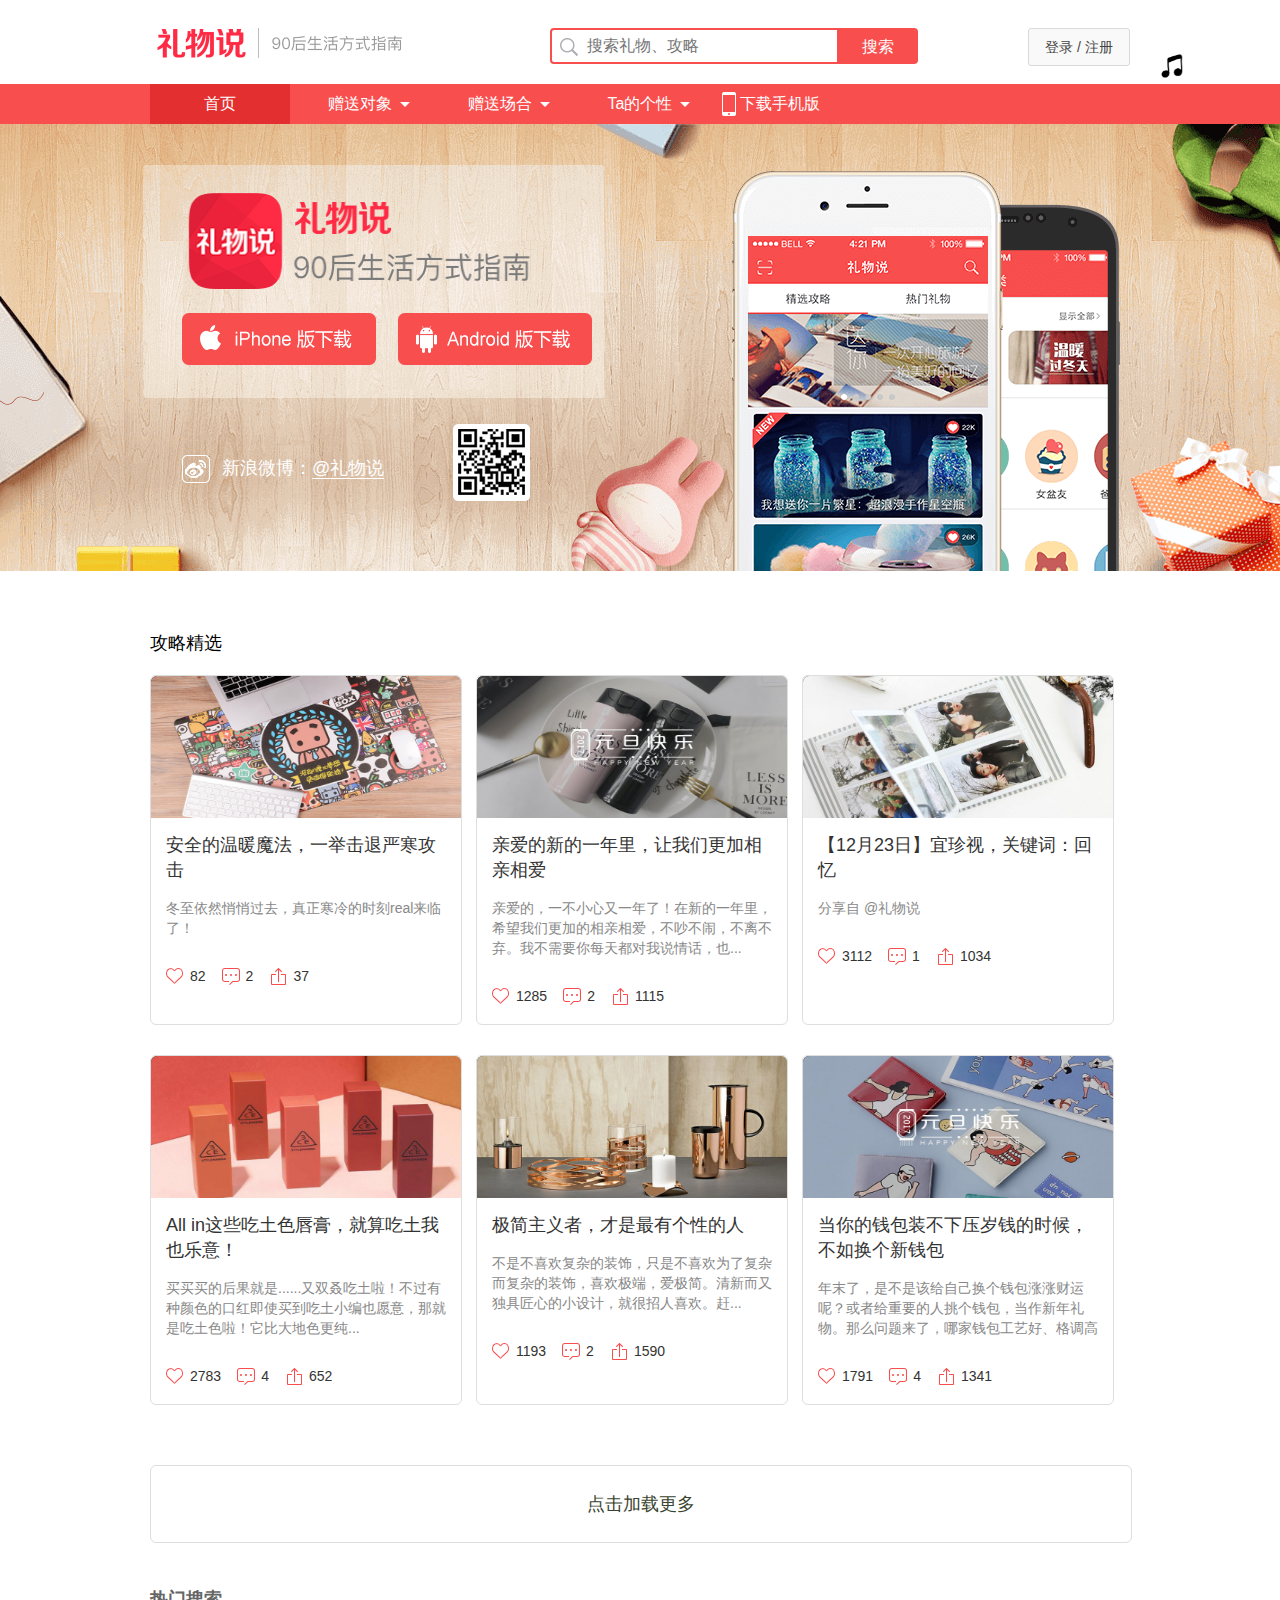
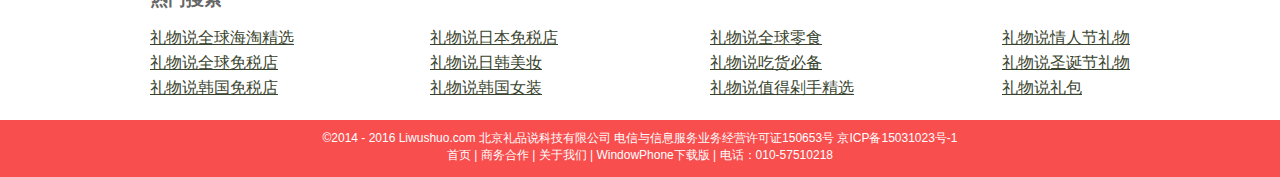
<file: index.html>
<!DOCTYPE html>
<html>
<head lang="en">
    <meta charset="UTF-8">
    <meta name="renderer" content="webkit">
    <meta name="format-detection" content="telephone=no">
    <meta http-equiv="X-UA-Compatible" content="IE=Edge,chrome=1">
    <meta http-equiv="Content-Language" content="zh_CN">
    <meta name="apple-mobile-web-app-capable" content="yes">
    <meta name="apple-mobile-web-app-status-bar-style" content="black">
    <meta name="viewport"
          content="width=device-width, initial-scale=1, maximum-scale=1, minimum-scale=1, user-scalable=no, minimal-ui">
    <meta name="keywords" content="礼物说,全球好货,会说话的礼物,会说话,条形码,扫描条形码,扫码留声,扫条码存声音,让礼物开口说话,二维码扫描,二维码制作,移动二维码,创意二维码">
    <meta name="description" content="礼物说，一个帮你选【全球好货】的 App，带你逛遍全世界的好东西，送出感动ta的礼物。安卓,iOS版本均可在应用商店下载。">
    <meta name="copyright" content="© 2014 - 2016 Liwushuo.com 北京礼品说科技有限公司"/>
    <meta property="og:url" content="http://www.liwushuo.com">
    <meta property="og:site_name" content="礼物说－礼物和全球好货指南">
    <meta property="og:title" content="礼物说－礼物和全球好货指南">
    <meta property="og:type" content="website">
    <meta property="og:locale" content="zh_CN">
    <link rel="shortcut icon" href="favicon.ico" type="image/x-icon">
    <title>礼物说--说心声</title>
    <link rel="stylesheet" href="css/base.css"/>
    <link rel="stylesheet" href="css/index.css"/>
    <link rel="stylesheet" href="css/musicStyle.css"/>
</head>
<body>
<div class="main-wrapper" id="top">
    <!--登陆部分-->
    <div class="modal login-modals" style="display: none;">
        <div class="modal-header">登录礼物说
            <div class="modal-close"></div>
        </div>
        <div class="modal-body">
            <ul>
                <li><i class="login-icon-weibo"></i>微博账号登录</li>
                <li><i class="login-icon-qq"></i>QQ账号登录</li>
            </ul>
        </div>
    </div>
    <!--登录部分大背景-->
    <div class="modal-bg" style="display: none"></div>
    <!--头部-->
    <div class="header-wrapper">
        <div class="header">
            <div class="header-banner w">
                <div class="header-left">
                    <h1><a href="#">礼物说</a></h1>

                    <div class="searchBar">
                        <input type="text" id="searchBar-input" placeholder="搜索礼物、攻略"/>
                        <label for="searchBar-input">搜索</label>
                        <i></i>
                    </div>
                </div>
                <div class="header-right">
                    <div class="btn-login">登录 / 注册</div>
                </div>

            </div>
            <div class="nav-wrapper">
                <div class="nav w" style="position: relative;">
                    <ul class="nav-block w">
                        <li class="active"><a href="index.html" target="_self">首页</a></li>
                        <li><a href="other/sentObj.html" target="_blank">赠送对象</a><b></b></li>
                        <li><a href="other/sentArea.html" target="_blank">赠送场合</a><b></b></li>
                        <li><a href="other/Ta.html" target="_blank">Ta的个性</a><b></b></li>
                        <li><a href="other/appDownload.html" target="_blank"><i></i>下载手机版</a></li>
                    </ul>
                    <div class="searchBar" style="position: relative;display: none">
                        <input type="text" placeholder="搜索礼物、攻略"/><img src="images/icon_search_5c49228.png" alt=""/>
                    </div>
                    <ul class="nav-none w" style="display: none;position: absolute;">
                        <li class="li-block"><a href="other/sentObj.html" target="_blank">赠送对象</a><b></b></li>
                        <li class="dashed"><a href="#">自己</a></li>
                        <li class="dashed"><a href="#">男票</a></li>
                        <li class="dashed"><a href="#">女朋友</a></li>
                        <li class="dashed"><a href="#">闺蜜们</a></li>
                        <li class="dashed"><a href="#">基友</a></li>
                        <li class="dashed"><a href="#">爸爸妈妈</a></li>
                        <li class="dashed"><a href="#">小朋友</a></li>
                        <li><a href="#">同事</a></li>
                    </ul>
                    <ul class="nav-none n1 w" style="display: none;position: absolute;">
                        <li class="li-block"><a href="other/sentArea.html" target="_blank">赠送场合</a><b></b></li>
                        <li class="dashed"><a href="#">新年</a></li>
                        <li class="dashed"><a href="#">生日</a></li>
                        <li class="dashed"><a href="#">纪念日</a></li>
                        <li class="dashed"><a href="#">结婚</a></li>
                        <li class="dashed"><a href="#">感谢</a></li>
                        <li class="dashed"><a href="#">情人节</a></li>
                        <li class="dashed"><a href="#">乔迁</a></li>
                        <li><a href="#">圣诞节</a></li>
                    </ul>
                    <ul class="nav-none n2 w" style="display: none;position: absolute;">
                        <li class="li-block"><a href="other/Ta.html" target="_blank">Ta的个性</a><b></b></li>
                        <li class="dashed"><a href="#">美物</a></li>
                        <li class="dashed"><a href="#">手工</a></li>
                        <li class="dashed"><a href="#">吃货</a></li>
                        <li class="dashed"><a href="#">萌萌哒</a></li>
                        <li class="dashed"><a href="#">动漫迷</a></li>
                        <li class="dashed"><a href="#">小清醒</a></li>
                        <li><a href="#">科技范</a></li>
                    </ul>
                </div>
            </div>
        </div>
    </div>
    <!--广告部分开始-->
    <div class="banner-wrapper">
        <div class="wrapper w" style="margin-top: -70px;">
            <h1 class="logo"><a href="/">礼物说 - 礼物和全球好货指南</a></h1>
            <!-- 下载部分-->
            <div class="download">
                <a class="btn-iphone" href="#">iPhone 版下载</a>

                <!-- Android 版下载-->
                <div class="android-download">
                    <div class="btn-android">Android 版下载</div>

                    <!-- 隐藏部分-->
                    <div class="android-download-list">
                        <a class="adl-item btn-91" href="#" name="礼物说" title="通过91助手下载"><i></i>

                            <p>百度极速安装</p></a>
                        <a class="adl-item btn-360" href="#"><i></i>

                            <p> 360 一键安装</p></a>
                        <a class="adl-item btn-wandoujia" href="#"><i></i>

                            <p>豌豆荚安装</p></a>
                        <a class="adl-item btn-pc" href="#"><i></i>

                            <p>本地下载安装</p></a>
                    </div>
                </div>
            </div>

            <!-- 微博部分-->
            <div class="social">
                <p class="weibo">
                    <i class="icon-weibo"></i><span>新浪微博：<a target="_blank" href="#">@礼物说</a></span>
                </p>
            </div>

            <!-- 广告右边部分-->
            <div id="slide-box">
                <div class="slideshow">
                    <ul id="imgs">
                        <li><a href="#"><img src="images/01_1871a63.png"></a></li>
                        <li><a href="#"><img src="images/02_d63bbc8.png"></a></li>
                        <li><a href="#"><img src="images/03_70f52ae.png"></a></li>
                        <li><a href="#"><img src="images/04_d48b04d.png"></a></li>
                        <li><a href="#"><img src="images/05_23c3230.png"></a></li>
                    </ul>
                </div>
            </div>

            <div class="gallery"></div>
        </div>
        <!--广告部分结束-->
    </div>
    <!--中心内容块-->
    <div id="container" class="wrapper container">
        <!--版心内容-->
        <div class="innermian w" id="innermian">
            <h3>攻略精选</h3>
            <ul class="reco-list clearfix" id="reco-list">
                <!--动态创建元素-->
            </ul>

            <!--点击加载更多-->
            <div class="load-next w" id="next">
                <a href="javascript:void (0);">点击加载更多</a>
            </div>
            <!--热门搜索-->
            <div class="hot-search clearfix">
                <h4 class="hot-title">热门搜索</h4>
                <ul class="one">
                </ul>
                <ul class="one fl">
                    <li><a href="#">礼物说全球海淘精选</a></li>
                    <li><a href="#">礼物说全球免税店</a></li>
                    <li><a href="#">礼物说韩国免税店</a></li>
                </ul>
                <ul class="two fl">
                    <li><a href="#">礼物说日本免税店</a></li>
                    <li><a href="#">礼物说日韩美妆</a></li>
                    <li><a href="#">礼物说韩国女装</a></li>
                </ul>
                <ul class="three fl">
                    <li><a href="#">礼物说全球零食</a></li>
                    <li><a href="#">礼物说吃货必备</a></li>
                    <li><a href="#">礼物说值得剁手精选</a></li>
                </ul>
                <ul class="four fr">
                    <li><a href="#">礼物说情人节礼物</a></li>
                    <li><a href="#">礼物说圣诞节礼物</a></li>
                    <li><a href="#">礼物说礼包</a></li>
                </ul>
            </div>
        </div>
        <!--页脚-->
        <div class="footer">
            <p class="copyright">
                &copy;2014 - 2016 Liwushuo.com 北京礼品说科技有限公司 电信与信息服务业务经营许可证150653号 京ICP备15031023号-1<br/>
                <a href="#">首页</a> |
                <a href="#">商务合作</a> |
                <a href="#">关于我们</a> |
                <a href="#">WindowPhone下载版</a> |
                <span>  电话：010-57510218</span>
            </p>
        </div>
    </div>

    <!--回到顶部-->
    <div class="back-top"><a href="#top"></a></div>


    <!--音乐播放器-->
    <div class="music-icon"></div>
    <div class="music" style="display: none">
        <canvas id='canvas' width="800" height="350"></canvas>
        <br>
        <br>
        <div class="music-auto">
            <audio src="music/6039.mp3" id="audio" autoplay="autoplay" controls></audio>  <!-- loop="loop"  循环播放-->
        </div>
    </div>
</div>
<script>
    window.onload = function(){
        console.log("escape('礼物说，世界上最全的礼物咨询网站')");
    }
</script>
</body>
</html>
<script src="js/jquery-1.12.2.js"></script>
<script src="js/header.js"></script>
</file>
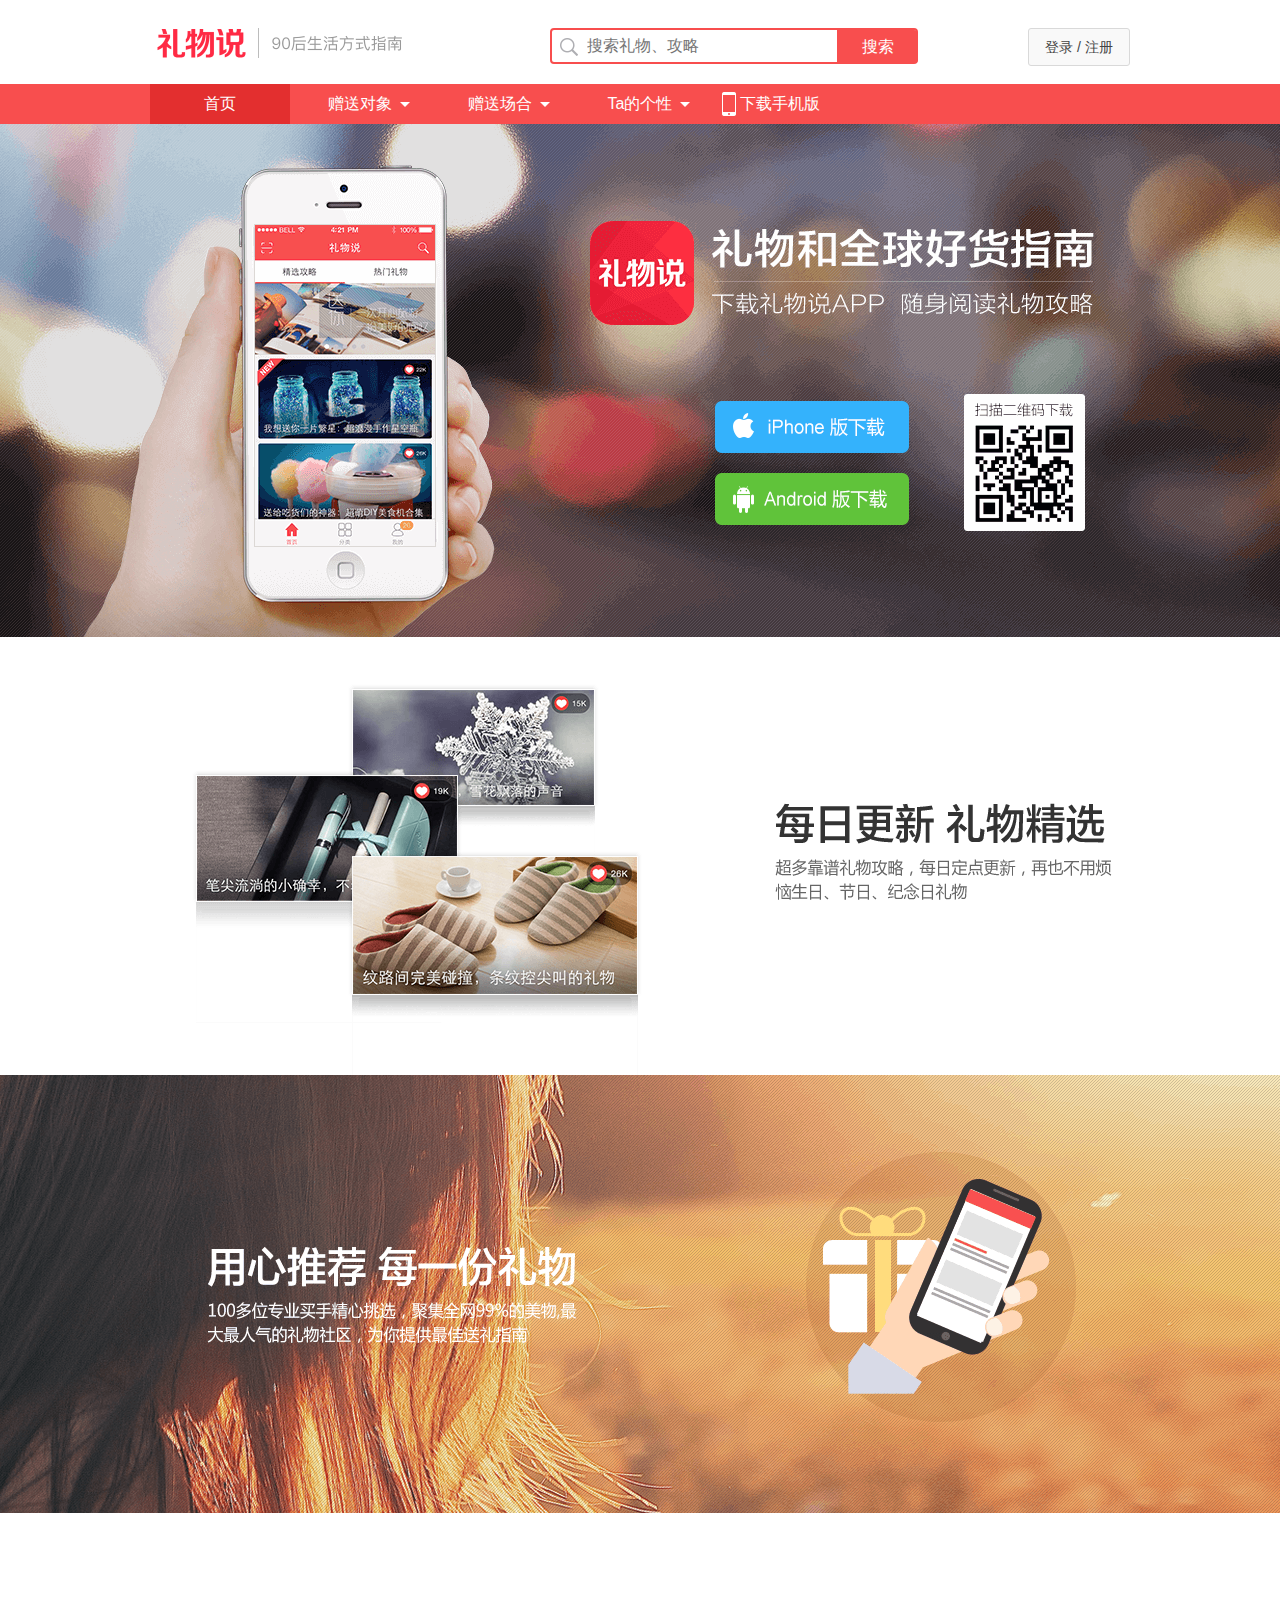
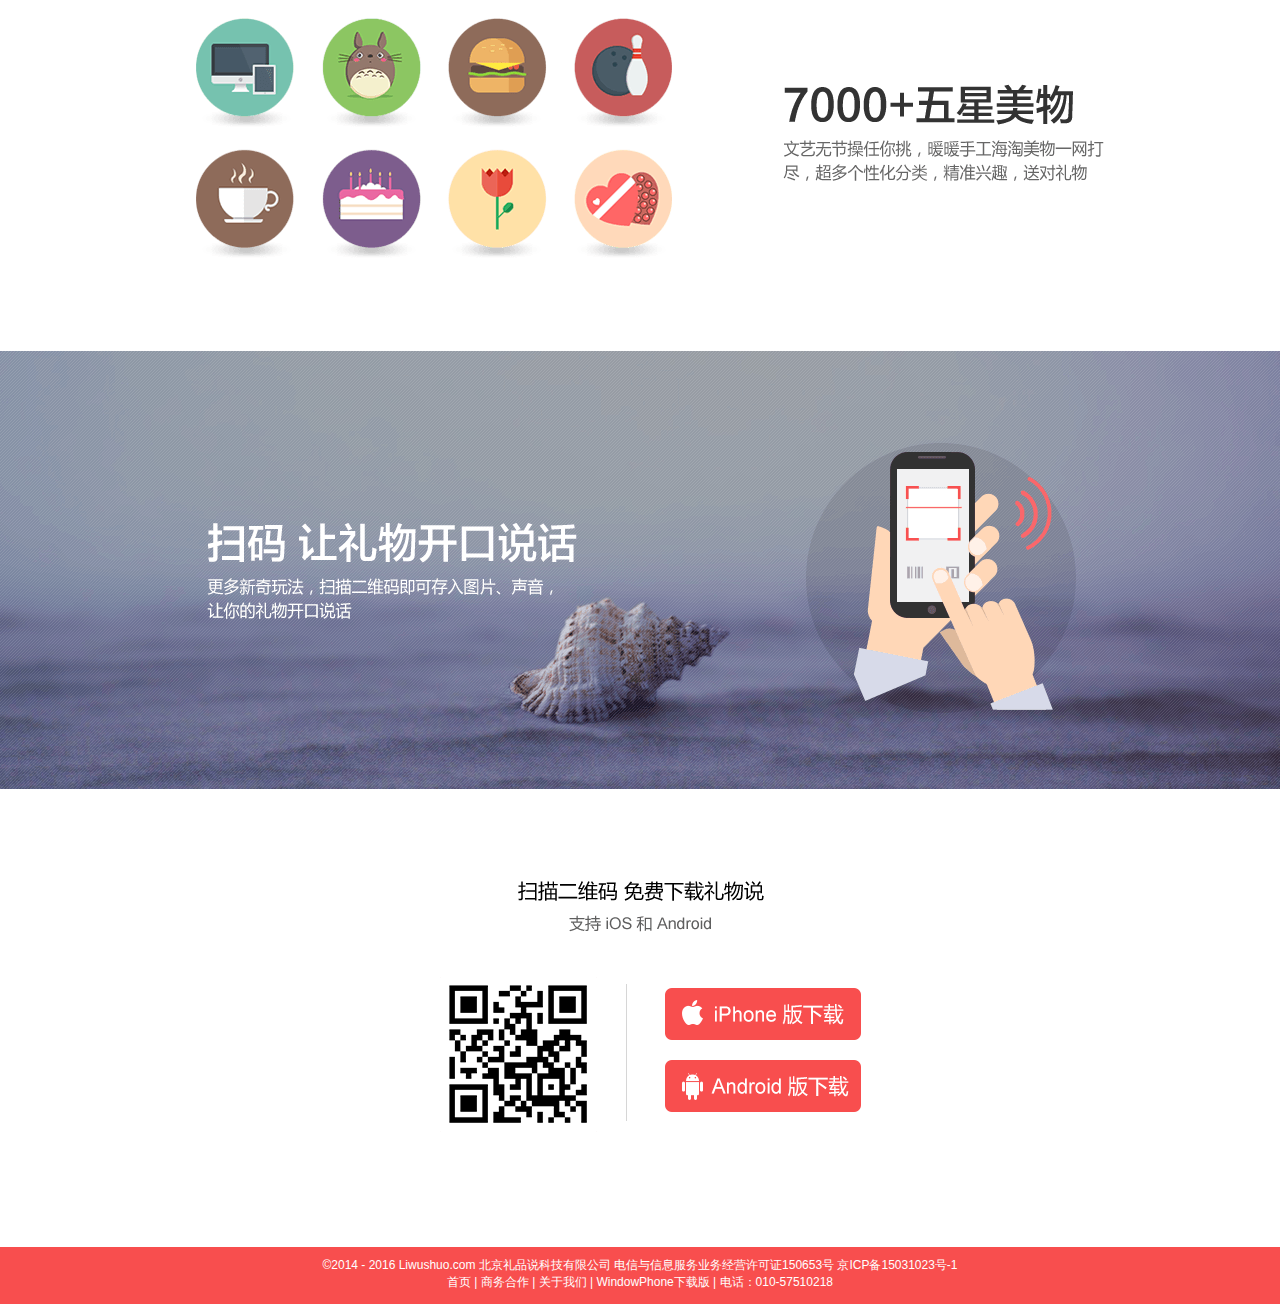
<file: other/appDownload.html>
<!DOCTYPE html>
<html>
<head lang="en">
    <meta charset="UTF-8">
    <link rel="shortcut icon" href="../favicon.ico" type="image/x-icon">
    <title>礼物说App下载</title>
    <link rel="stylesheet" href="../css/appDownload.css"/>
    <link rel="stylesheet" href="../css/base.css"/>
    <script src="../js/jquery-1.12.2.js"></script>
    <script src="../js/header.js"></script>
</head>
<body>
<div class="main-wrapper" id="top">
    <!--登陆部分-->
    <div class="modal login-modals" style="display: none;">
        <div class="modal-header">登录礼物说
            <div class="modal-close"></div>
        </div>
        <div class="modal-body">
            <ul>
                <li><i class="login-icon-weibo"></i>微博账号登录</li>
                <li><i class="login-icon-qq"></i>QQ账号登录</li>
            </ul>
        </div>
    </div>
    <div class="modal-bg" style="display: none"></div>
    <!--头部-->
    <div class="header-wrapper">
        <div class="header">
            <div class="header-banner w">
                <div class="header-left">
                    <h1><a href="#">礼物说</a></h1>

                    <div class="searchBar">
                        <input type="text" id="searchBar-input" placeholder="搜索礼物、攻略"/>
                        <label for="searchBar-input">搜索</label>
                        <i></i>
                    </div>
                </div>
                <div class="header-right">
                    <div class="btn-login">登录 / 注册</div>
                </div>

            </div>
            <div class="nav-wrapper">
                <div class="nav w" style="position: relative;">
                    <ul class="nav-block w">
                        <li class="active"><a href="../index.html" target="_blank">首页</a></li>
                        <li><a href="sentObj.html" target="_blank">赠送对象</a><b></b></li>
                        <li><a href="sentArea.html" target="_blank">赠送场合</a><b></b></li>
                        <li><a href="Ta.html" target="_blank">Ta的个性</a><b></b></li>
                        <li><a href="appDownload.html" target="_self"><i></i>下载手机版</a></li>
                    </ul>
                    <div class="searchBar" style="position: relative;display: none">
                        <input type="text" placeholder="搜索礼物、攻略"/><img src="../images/icon_search_5c49228.png" alt=""/>
                    </div>
                    <ul class="nav-none w" style="display: none;position: absolute;">
                        <li class="li-block"><a href="sentObj.html" target="_blank">赠送对象</a><b></b></li>
                        <li class="dashed"><a href="#">自己</a></li>
                        <li class="dashed"><a href="#">男票</a></li>
                        <li class="dashed"><a href="#">女朋友</a></li>
                        <li class="dashed"><a href="#">闺蜜们</a></li>
                        <li class="dashed"><a href="#">基友</a></li>
                        <li class="dashed"><a href="#">爸爸妈妈</a></li>
                        <li class="dashed"><a href="#">小朋友</a></li>
                        <li><a href="#">同事</a></li>
                    </ul>
                    <ul class="nav-none n1 w" style="display: none;position: absolute;">
                        <li class="li-block"><a href="sentArea.html" target="_blank">赠送场合</a><b></b></li>
                        <li class="dashed"><a href="#">新年</a></li>
                        <li class="dashed"><a href="#">生日</a></li>
                        <li class="dashed"><a href="#">纪念日</a></li>
                        <li class="dashed"><a href="#">结婚</a></li>
                        <li class="dashed"><a href="#">感谢</a></li>
                        <li class="dashed"><a href="#">情人节</a></li>
                        <li class="dashed"><a href="#">乔迁</a></li>
                        <li><a href="#">圣诞节</a></li>
                    </ul>
                    <ul class="nav-none n2 w" style="display: none;position: absolute;">
                        <li class="li-block"><a href="Ta.html" target="_blank">Ta的个性</a><b></b></li>
                        <li class="dashed"><a href="#">美物</a></li>
                        <li class="dashed"><a href="#">手工</a></li>
                        <li class="dashed"><a href="#">吃货</a></li>
                        <li class="dashed"><a href="#">萌萌哒</a></li>
                        <li class="dashed"><a href="#">动漫迷</a></li>
                        <li class="dashed"><a href="#">小清醒</a></li>
                        <li><a href="#">科技范</a></li>
                    </ul>
                </div>
            </div>
        </div>
    </div>
    <!--这是第一张banner图片-->
    <div class="banner">
        <div class="banner-c w">
            <div class="phone">
                <a href="#" class="phone-ios phonetop"></a>
                <a href="#" class="phone-android phonetop"></a>
            </div>
        </div>
        <!--这是第一张大图片-->
    </div>
    <div class="pic1 "></div>
    <!--这是第二张大图片-->
    <div class="pic2"></div>
    <div class="pic3"></div>
    <div class="pic4"></div>
    <div class="pic5">
        <div class="pic5-center w">
            <div class="pic5-arrow">
                <a href="#" class="ios"></a>
                <a href="#" class="android"></a>
            </div>
        </div>
    </div>
    <div class="footer">
        <p class="copyright">
            &copy;2014 - 2016 Liwushuo.com 北京礼品说科技有限公司 电信与信息服务业务经营许可证150653号 京ICP备15031023号-1<br/>
            <a href="#">首页</a> |
            <a href="#">商务合作</a> |
            <a href="#">关于我们</a> |
            <a href="#">WindowPhone下载版</a> |
            <span>  电话：010-57510218</span>
        </p>
    </div>
    <!--回到顶部-->
    <div class="back-top"><a href="#top"></a></div>
</div>
</body>
</html>
</file>
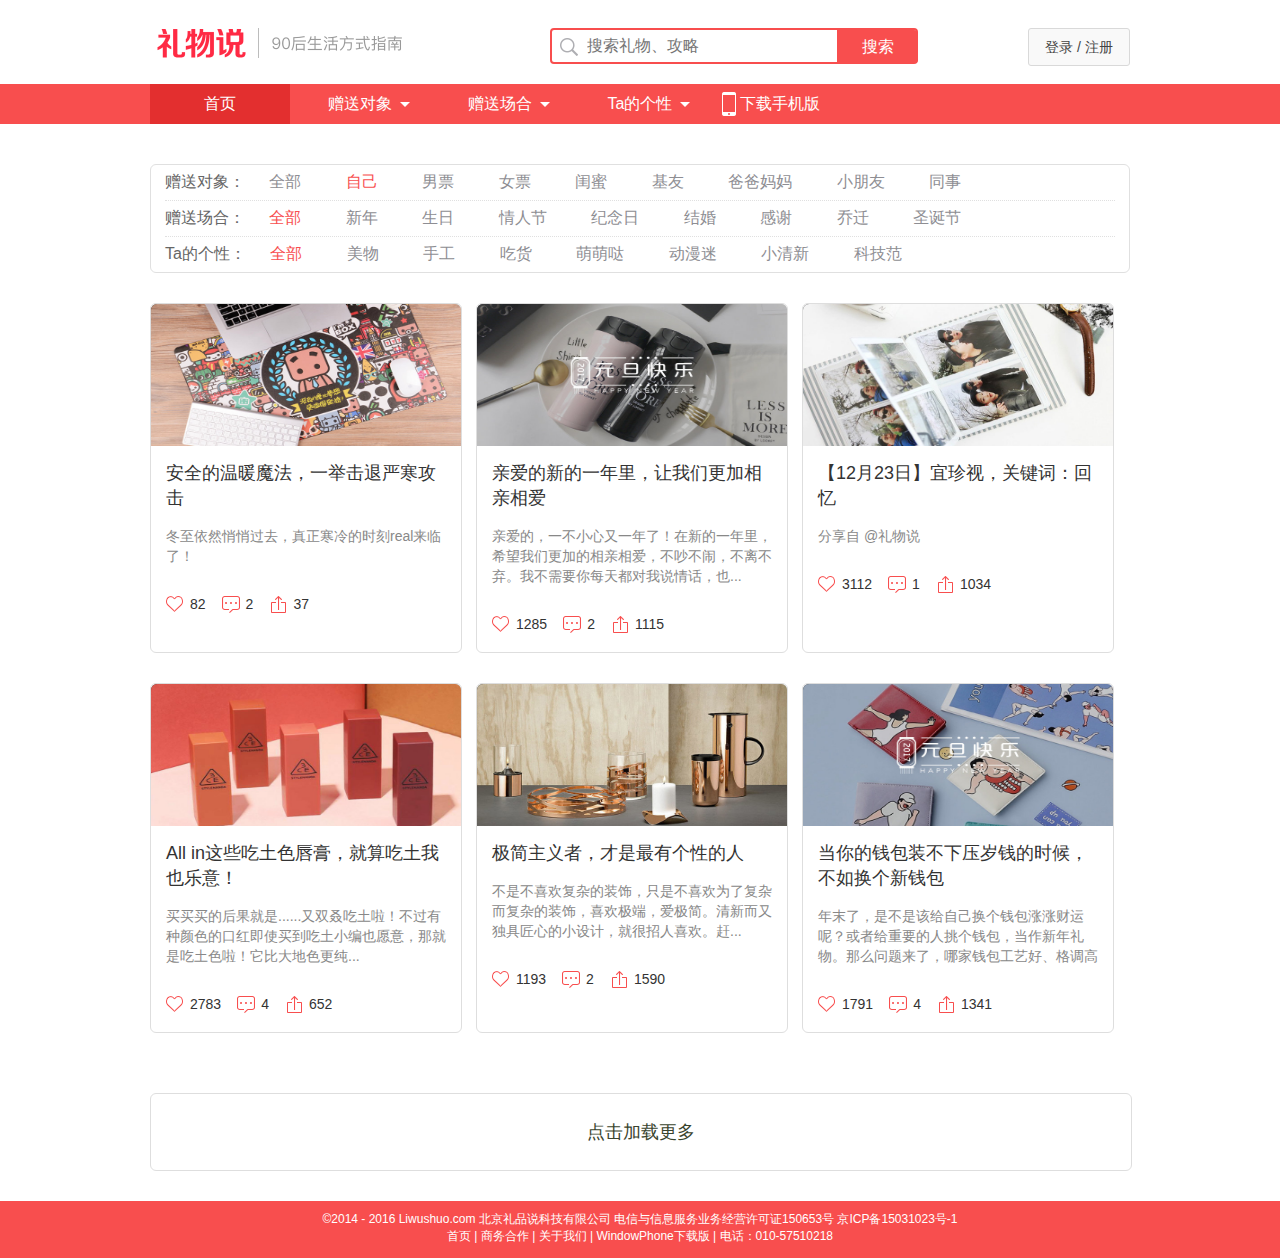
<file: other/sentArea.html>
<!DOCTYPE html>
<html>
<head lang="en">
    <meta charset="UTF-8">
    <meta name="renderer" content="webkit">
    <meta name="format-detection" content="telephone=no">
    <meta http-equiv="X-UA-Compatible" content="IE=Edge,chrome=1">
    <meta http-equiv="Content-Language" content="zh_CN">
    <meta name="apple-mobile-web-app-capable" content="yes">
    <meta name="apple-mobile-web-app-status-bar-style" content="black">
    <meta name="viewport"
          content="width=device-width, initial-scale=1, maximum-scale=1, minimum-scale=1, user-scalable=no, minimal-ui">
    <meta name="keywords" content="礼物说,全球好货,会说话的礼物,会说话,条形码,扫描条形码,扫码留声,扫条码存声音,让礼物开口说话,二维码扫描,二维码制作,移动二维码,创意二维码">
    <meta name="description" content="礼物说，一个帮你选【全球好货】的 App，带你逛遍全世界的好东西，送出感动ta的礼物。安卓,iOS版本均可在应用商店下载。">
    <meta name="copyright" content="© 2014 - 2016 Liwushuo.com 北京礼品说科技有限公司"/>
    <meta property="og:url" content="http://www.liwushuo.com">
    <meta property="og:site_name" content="礼物说－礼物和全球好货指南">
    <meta property="og:title" content="礼物说－礼物和全球好货指南">
    <meta property="og:type" content="website">
    <meta property="og:locale" content="zh_CN">
    <link rel="shortcut icon" href="../favicon.ico" type="image/x-icon">
    <title>礼物说--赠送场合</title>
    <link rel="stylesheet" href="../css/base.css"/>
    <link rel="stylesheet" href="../css/sentObj.css"/>
</head>
<body>
<div class="main-wrapper" id="top">
    <!--登陆部分-->
    <div class="modal login-modals" style="display: none;">
        <div class="modal-header">登录礼物说
            <div class="modal-close"></div>
        </div>
        <div class="modal-body">
            <ul>
                <li><i class="login-icon-weibo"></i>微博账号登录</li>
                <li><i class="login-icon-qq"></i>QQ账号登录</li>
            </ul>
        </div>
    </div>
    <div class="modal-bg" style="display: none"></div>
    <!--头部-->
    <div class="header-wrapper">
        <div class="header">
            <div class="header-banner w">
                <div class="header-left">
                    <h1><a href="#">礼物说</a></h1>

                    <div class="searchBar">
                        <input type="text" id="searchBar-input" placeholder="搜索礼物、攻略"/>
                        <label for="searchBar-input">搜索</label>
                        <i></i>
                    </div>
                </div>
                <div class="header-right">
                    <div class="btn-login">登录 / 注册</div>
                </div>

            </div>
            <div class="nav-wrapper">
                <div class="nav w" style="position: relative;">
                    <ul class="nav-block w">
                        <li class="active"><a href="../index.html" target="_blank">首页</a></li>
                        <li><a href="sentObj.html" target="_blank">赠送对象</a><b></b></li>
                        <li><a href="sentArea.html" target="_self">赠送场合</a><b></b></li>
                        <li><a href="Ta.html" target="_blank">Ta的个性</a><b></b></li>
                        <li><a href="appDownload.html" target="_blank"><i></i>下载手机版</a></li>
                    </ul>
                    <div class="searchBar" style="position: relative;display: none">
                        <input type="text" placeholder="搜索礼物、攻略"/><img src="../images/icon_search_5c49228.png" alt=""/>
                    </div>
                    <ul class="nav-none w" style="display: none;position: absolute;">
                        <li class="li-block"><a href="sentObj.html" target="_blank">赠送对象</a><b></b></li>
                        <li class="dashed"><a href="#">自己</a></li>
                        <li class="dashed"><a href="#">男票</a></li>
                        <li class="dashed"><a href="#">女朋友</a></li>
                        <li class="dashed"><a href="#">闺蜜们</a></li>
                        <li class="dashed"><a href="#">基友</a></li>
                        <li class="dashed"><a href="#">爸爸妈妈</a></li>
                        <li class="dashed"><a href="#">小朋友</a></li>
                        <li><a href="#">同事</a></li>
                    </ul>
                    <ul class="nav-none n1 w" style="display: none;position: absolute;">
                        <li class="li-block"><a href="sentArea.html" target="_self">赠送场合</a><b></b></li>
                        <li class="dashed"><a href="#">新年</a></li>
                        <li class="dashed"><a href="#">生日</a></li>
                        <li class="dashed"><a href="#">纪念日</a></li>
                        <li class="dashed"><a href="#">结婚</a></li>
                        <li class="dashed"><a href="#">感谢</a></li>
                        <li class="dashed"><a href="#">情人节</a></li>
                        <li class="dashed"><a href="#">乔迁</a></li>
                        <li><a href="#">圣诞节</a></li>
                    </ul>
                    <ul class="nav-none n2 w" style="display: none;position: absolute;">
                        <li class="li-block"><a href="Ta.html" target="_blank">Ta的个性</a><b></b></li>
                        <li class="dashed"><a href="#">美物</a></li>
                        <li class="dashed"><a href="#">手工</a></li>
                        <li class="dashed"><a href="#">吃货</a></li>
                        <li class="dashed"><a href="#">萌萌哒</a></li>
                        <li class="dashed"><a href="#">动漫迷</a></li>
                        <li class="dashed"><a href="#">小清醒</a></li>
                        <li><a href="#">科技范</a></li>
                    </ul>
                </div>
            </div>
        </div>
    </div>
    <!--选择部分-->
    <div class="big">
        <div class="filter-top w">
            <div id="filter">
                <ul class="filter-container">
                    <li class="filter-class">
                        <ul class="fc-target">赠送对象：
                            <li class="filter-item tar-all">
                                <a data-type="target_id" data-channel="-1" href="javascript:void(0);">全部</a>
                            </li>
                            <li class="filter-item tar-34 active">
                                <a data-type="target_id" data-channel="34" href="javascript:void(0);">自己</a>
                            </li>
                            <li class="filter-item tar-9">
                                <a data-type="target_id" data-channel="9"href="javascript:void(0);">男票</a>
                            </li>
                            <li class="filter-item tar-10">
                                <a data-type="target_id" data-channel="10" href="javascript:void(0);">女票</a>
                            </li>
                            <li class="filter-item tar-5">
                                <a data-type="target_id" data-channel="5" href="javascript:void(0);">闺蜜</a>
                            </li>
                            <li class="filter-item tar-26">
                                <a data-type="target_id" data-channel="26" href="javascript:void(0);">基友</a>
                            </li>
                            <li class="filter-item tar-6">
                                <a data-type="target_id" data-channel="6" href="javascript:void(0);">爸爸妈妈</a>
                            </li>
                            <li class="filter-item tar-24">
                                <a data-type="target_id" data-channel="24" href="javascript:void(0);">小朋友</a>
                            </li>
                            <li class="filter-item tar-17">
                                <a data-type="target_id" data-channel="17" href="javascript:void(0);">同事</a>
                            </li>
                        </ul>
                    </li>
                    <li class="filter-class">
                        <ul class="fc-scene">赠送场合：
                            <li class="filter-item sce-all active">
                                <a data-type="scene_id" data-channel="-1" href="javascript:void(0);">全部</a>
                            </li>
                            <li class="filter-item sce-39">
                                <a data-type="scene_id" data-channel="39" href="javascript:void(0);">新年</a>
                            </li>
                            <li class="filter-item sce-30">
                                <a data-type="scene_id" data-channel="30" href="javascript:void(0);">生日</a>
                            </li>
                            <li class="filter-item sce-32">
                                <a data-type="scene_id" data-channel="32" href="javascript:void(0);">情人节</a>
                            </li>
                            <li class="filter-item sce-31">
                                <a data-type="scene_id" data-channel="31" href="javascript:void(0);">纪念日</a>
                            </li>
                            <li class="filter-item sce-33">
                                <a data-type="scene_id" data-channel="33" href="javascript:void(0);">结婚</a>
                            </li>
                            <li class="filter-item sce-36">
                                <a data-type="scene_id" data-channel="36" href="javascript:void(0);">感谢</a>
                            </li>
                            <li class="filter-item sce-35">
                                <a data-type="scene_id" data-channel="35" href="javascript:void(0);">乔迁</a>
                            </li>
                            <li class="filter-item sce-40">
                                <a data-type="scene_id" data-channel="40" href="javascript:void(0);">圣诞节</a>
                            </li>
                        </ul>
                    </li>
                    <li class="filter-class">
                        <ul class="fc-personality">Ta的个性：
                            <li class="filter-item per-all active">
                                <a data-type="personality_id" data-channel="-1"href="javascript:void(0);">全部</a>
                            </li>
                            <li class="filter-item per-2">
                                <a data-type="personality_id" data-channel="2" href="javascript:void(0);">美物</a>
                            </li>
                            <li class="filter-item per-3">
                                <a data-type="personality_id" data-channel="3" href="javascript:void(0);">手工</a>
                            </li>
                            <li class="filter-item per-27">
                                <a data-type="personality_id" data-channel="27" href="javascript:void(0);">吃货</a>
                            </li>
                            <li class="filter-item per-11">
                                <a data-type="personality_id" data-channel="11" href="javascript:void(0);">萌萌哒</a>
                            </li>
                            <li class="filter-item per-29">
                                <a data-type="personality_id" data-channel="29" href="javascript:void(0);">动漫迷</a>
                            </li>
                            <li class="filter-item per-14">
                                <a data-type="personality_id" data-channel="14" href="javascript:void(0);">小清新</a>
                            </li>
                            <li class="filter-item per-28">
                                <a data-type="personality_id" data-channel="28" href="javascript:void(0);">科技范</a>
                            </li>
                        </ul>
                    </li>
                </ul>
            </div>
        </div>
    </div>
    <!--中心内容块-->
    <div id="container" class="wrapper container">
        <!--版心内容-->
        <div class="innermian w" id="innermian">
            <ul class="reco-list clearfix" id="reco-list">
                <!--动态创建元素-->
            </ul>

            <!--点击加载更多-->
            <div class="load-next w" id="next">
                <a href="javascript:void (0);">点击加载更多</a>
            </div>

        </div>
        <!--页脚-->
        <div class="footer">
            <p class="copyright">
                &copy;2014 - 2016 Liwushuo.com 北京礼品说科技有限公司 电信与信息服务业务经营许可证150653号 京ICP备15031023号-1<br/>
                <a href="#">首页</a> |
                <a href="#">商务合作</a> |
                <a href="#">关于我们</a> |
                <a href="#">WindowPhone下载版</a> |
                <span>  电话：010-57510218</span>
            </p>
        </div>
    </div>

    <!--回到顶部-->
    <div class="back-top"><a href="#top"></a></div>
</div>
</body>
</html>
<!--<script src="js/ie.js"></script>-->
<script src="../js/jquery-1.12.2.js"></script>
<script src="../js/header.js"></script>
<!--<script src="js/JSON.js"></script>-->
</file>
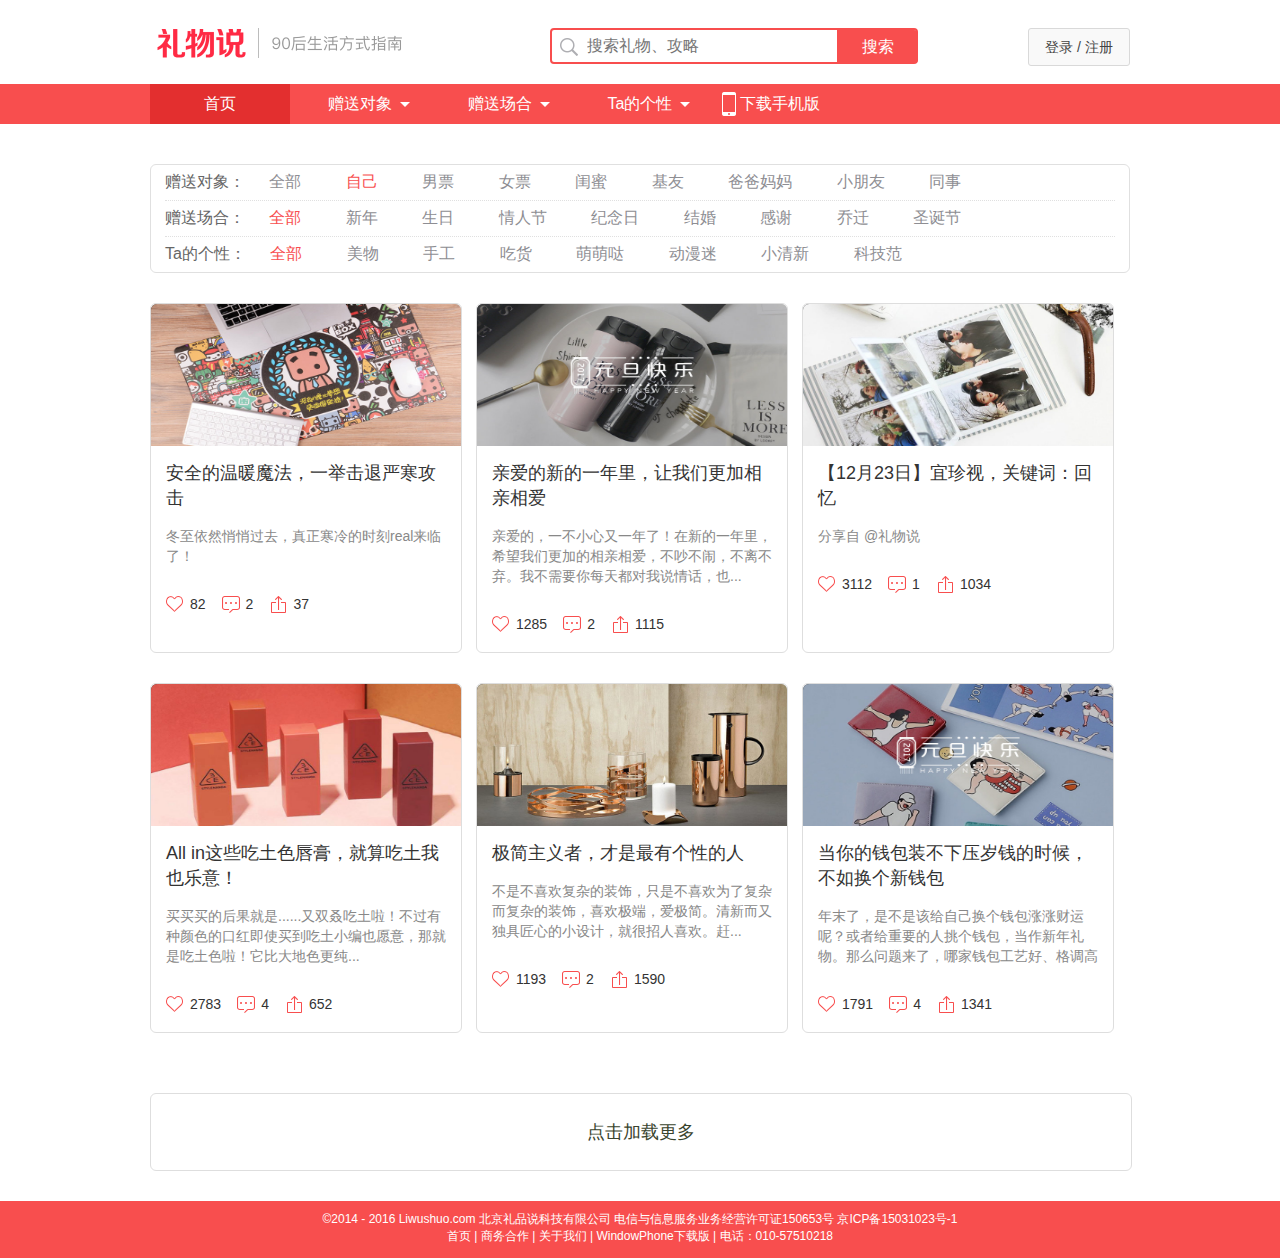
<file: other/sentObj.html>
<!DOCTYPE html>
<html>
<head lang="en">
    <meta charset="UTF-8">
    <meta name="renderer" content="webkit">
    <meta name="format-detection" content="telephone=no">
    <meta http-equiv="X-UA-Compatible" content="IE=Edge,chrome=1">
    <meta http-equiv="Content-Language" content="zh_CN">
    <meta name="apple-mobile-web-app-capable" content="yes">
    <meta name="apple-mobile-web-app-status-bar-style" content="black">
    <meta name="viewport"
          content="width=device-width, initial-scale=1, maximum-scale=1, minimum-scale=1, user-scalable=no, minimal-ui">
    <meta name="keywords" content="礼物说,全球好货,会说话的礼物,会说话,条形码,扫描条形码,扫码留声,扫条码存声音,让礼物开口说话,二维码扫描,二维码制作,移动二维码,创意二维码">
    <meta name="description" content="礼物说，一个帮你选【全球好货】的 App，带你逛遍全世界的好东西，送出感动ta的礼物。安卓,iOS版本均可在应用商店下载。">
    <meta name="copyright" content="© 2014 - 2016 Liwushuo.com 北京礼品说科技有限公司"/>
    <meta property="og:url" content="http://www.liwushuo.com">
    <meta property="og:site_name" content="礼物说－礼物和全球好货指南">
    <meta property="og:title" content="礼物说－礼物和全球好货指南">
    <meta property="og:type" content="website">
    <meta property="og:locale" content="zh_CN">
    <link rel="shortcut icon" href="../favicon.ico" type="image/x-icon">
    <title>礼物说--赠送对象</title>
    <link rel="stylesheet" href="../css/base.css"/>
    <link rel="stylesheet" href="../css/sentObj.css"/>
</head>
<body>
<div class="main-wrapper" id="top">
    <!--登陆部分-->
    <div class="modal login-modals" style="display: none;">
        <div class="modal-header">登录礼物说
            <div class="modal-close"></div>
        </div>
        <div class="modal-body">
            <ul>
                <li><i class="login-icon-weibo"></i>微博账号登录</li>
                <li><i class="login-icon-qq"></i>QQ账号登录</li>
            </ul>
        </div>
    </div>
    <div class="modal-bg" style="display: none"></div>
    <!--头部-->
    <div class="header-wrapper">
        <div class="header">
            <div class="header-banner w">
                <div class="header-left">
                    <h1><a href="#">礼物说</a></h1>

                    <div class="searchBar">
                        <input type="text" id="searchBar-input" placeholder="搜索礼物、攻略"/>
                        <label for="searchBar-input">搜索</label>
                        <i></i>
                    </div>
                </div>
                <div class="header-right">
                    <div class="btn-login">登录 / 注册</div>
                </div>

            </div>
            <div class="nav-wrapper">
                <div class="nav w" style="position: relative;">
                    <ul class="nav-block w">
                        <li class="active"><a href="../index.html" target="_blank">首页</a></li>
                        <li><a href="sentObj.html" target="_self">赠送对象</a><b></b></li>
                        <li><a href="sentArea.html" target="_blank">赠送场合</a><b></b></li>
                        <li><a href="Ta.html" target="_blank">Ta的个性</a><b></b></li>
                        <li><a href="appDownload.html" target="_blank"><i></i>下载手机版</a></li>
                    </ul>
                    <div class="searchBar" style="position: relative;display: none">
                        <input type="text" placeholder="搜索礼物、攻略"/><img src="../images/icon_search_5c49228.png" alt=""/>
                    </div>
                    <ul class="nav-none w" style="display: none;position: absolute;">
                        <li class="li-block"><a href="sentObj.html" target="_self">赠送对象</a><b></b></li>
                        <li class="dashed"><a href="#">自己</a></li>
                        <li class="dashed"><a href="#">男票</a></li>
                        <li class="dashed"><a href="#">女朋友</a></li>
                        <li class="dashed"><a href="#">闺蜜们</a></li>
                        <li class="dashed"><a href="#">基友</a></li>
                        <li class="dashed"><a href="#">爸爸妈妈</a></li>
                        <li class="dashed"><a href="#">小朋友</a></li>
                        <li><a href="#">同事</a></li>
                    </ul>
                    <ul class="nav-none n1 w" style="display: none;position: absolute;">
                        <li class="li-block"><a href="sentArea.html" target="_blank">赠送场合</a><b></b></li>
                        <li class="dashed"><a href="#">新年</a></li>
                        <li class="dashed"><a href="#">生日</a></li>
                        <li class="dashed"><a href="#">纪念日</a></li>
                        <li class="dashed"><a href="#">结婚</a></li>
                        <li class="dashed"><a href="#">感谢</a></li>
                        <li class="dashed"><a href="#">情人节</a></li>
                        <li class="dashed"><a href="#">乔迁</a></li>
                        <li><a href="#">圣诞节</a></li>
                    </ul>
                    <ul class="nav-none n2 w" style="display: none;position: absolute;">
                        <li class="li-block"><a href="Ta.html" target="_blank">Ta的个性</a><b></b></li>
                        <li class="dashed"><a href="#">美物</a></li>
                        <li class="dashed"><a href="#">手工</a></li>
                        <li class="dashed"><a href="#">吃货</a></li>
                        <li class="dashed"><a href="#">萌萌哒</a></li>
                        <li class="dashed"><a href="#">动漫迷</a></li>
                        <li class="dashed"><a href="#">小清醒</a></li>
                        <li><a href="#">科技范</a></li>
                    </ul>
                </div>
            </div>
        </div>
    </div>
    <!--选择部分-->
    <div class="big">
        <div class="filter-top w">
            <div id="filter">
                <ul class="filter-container">
                    <li class="filter-class">
                        <ul class="fc-target">赠送对象：
                            <li class="filter-item tar-all">
                                <a data-type="target_id" data-channel="-1" href="javascript:void(0);">全部</a>
                            </li>
                            <li class="filter-item tar-34 active">
                                <a data-type="target_id" data-channel="34" href="javascript:void(0);">自己</a>
                            </li>
                            <li class="filter-item tar-9">
                                <a data-type="target_id" data-channel="9"href="javascript:void(0);">男票</a>
                            </li>
                            <li class="filter-item tar-10">
                                <a data-type="target_id" data-channel="10" href="javascript:void(0);">女票</a>
                            </li>
                            <li class="filter-item tar-5">
                                <a data-type="target_id" data-channel="5" href="javascript:void(0);">闺蜜</a>
                            </li>
                            <li class="filter-item tar-26">
                                <a data-type="target_id" data-channel="26" href="javascript:void(0);">基友</a>
                            </li>
                            <li class="filter-item tar-6">
                                <a data-type="target_id" data-channel="6" href="javascript:void(0);">爸爸妈妈</a>
                            </li>
                            <li class="filter-item tar-24">
                                <a data-type="target_id" data-channel="24" href="javascript:void(0);">小朋友</a>
                            </li>
                            <li class="filter-item tar-17">
                                <a data-type="target_id" data-channel="17" href="javascript:void(0);">同事</a>
                            </li>
                        </ul>
                    </li>
                    <li class="filter-class">
                        <ul class="fc-scene">赠送场合：
                            <li class="filter-item sce-all active">
                                <a data-type="scene_id" data-channel="-1" href="javascript:void(0);">全部</a>
                            </li>
                            <li class="filter-item sce-39">
                                <a data-type="scene_id" data-channel="39" href="javascript:void(0);">新年</a>
                            </li>
                            <li class="filter-item sce-30">
                                <a data-type="scene_id" data-channel="30" href="javascript:void(0);">生日</a>
                            </li>
                            <li class="filter-item sce-32">
                                <a data-type="scene_id" data-channel="32" href="javascript:void(0);">情人节</a>
                            </li>
                            <li class="filter-item sce-31">
                                <a data-type="scene_id" data-channel="31" href="javascript:void(0);">纪念日</a>
                            </li>
                            <li class="filter-item sce-33">
                                <a data-type="scene_id" data-channel="33" href="javascript:void(0);">结婚</a>
                            </li>
                            <li class="filter-item sce-36">
                                <a data-type="scene_id" data-channel="36" href="javascript:void(0);">感谢</a>
                            </li>
                            <li class="filter-item sce-35">
                                <a data-type="scene_id" data-channel="35" href="javascript:void(0);">乔迁</a>
                            </li>
                            <li class="filter-item sce-40">
                                <a data-type="scene_id" data-channel="40" href="javascript:void(0);">圣诞节</a>
                            </li>
                        </ul>
                    </li>
                    <li class="filter-class">
                        <ul class="fc-personality">Ta的个性：
                            <li class="filter-item per-all active">
                                <a data-type="personality_id" data-channel="-1"href="javascript:void(0);">全部</a>
                            </li>
                            <li class="filter-item per-2">
                                <a data-type="personality_id" data-channel="2" href="javascript:void(0);">美物</a>
                            </li>
                            <li class="filter-item per-3">
                                <a data-type="personality_id" data-channel="3" href="javascript:void(0);">手工</a>
                            </li>
                            <li class="filter-item per-27">
                                <a data-type="personality_id" data-channel="27" href="javascript:void(0);">吃货</a>
                            </li>
                            <li class="filter-item per-11">
                                <a data-type="personality_id" data-channel="11" href="javascript:void(0);">萌萌哒</a>
                            </li>
                            <li class="filter-item per-29">
                                <a data-type="personality_id" data-channel="29" href="javascript:void(0);">动漫迷</a>
                            </li>
                            <li class="filter-item per-14">
                                <a data-type="personality_id" data-channel="14" href="javascript:void(0);">小清新</a>
                            </li>
                            <li class="filter-item per-28">
                                <a data-type="personality_id" data-channel="28" href="javascript:void(0);">科技范</a>
                            </li>
                        </ul>
                    </li>
                </ul>
            </div>
        </div>
    </div>
    <!--中心内容块-->
    <div id="container" class="wrapper container">
        <!--版心内容-->
        <div class="innermian w" id="innermian">
            <ul class="reco-list clearfix" id="reco-list">
                <!--动态创建元素-->
            </ul>

            <!--点击加载更多-->
            <div class="load-next w" id="next">
                <a href="javascript:void (0);">点击加载更多</a>
            </div>

        </div>
        <!--页脚-->
        <div class="footer">
            <p class="copyright">
                &copy;2014 - 2016 Liwushuo.com 北京礼品说科技有限公司 电信与信息服务业务经营许可证150653号 京ICP备15031023号-1<br/>
                <a href="#">首页</a> |
                <a href="#">商务合作</a> |
                <a href="#">关于我们</a> |
                <a href="#">WindowPhone下载版</a> |
                <span>  电话：010-57510218</span>
            </p>
        </div>
    </div>

    <!--回到顶部-->
    <div class="back-top"><a href="#top"></a></div>
</div>
</body>
</html>
<script src="../js/jquery-1.12.2.js"></script>
<script src="../js/header.js"></script>
</file>
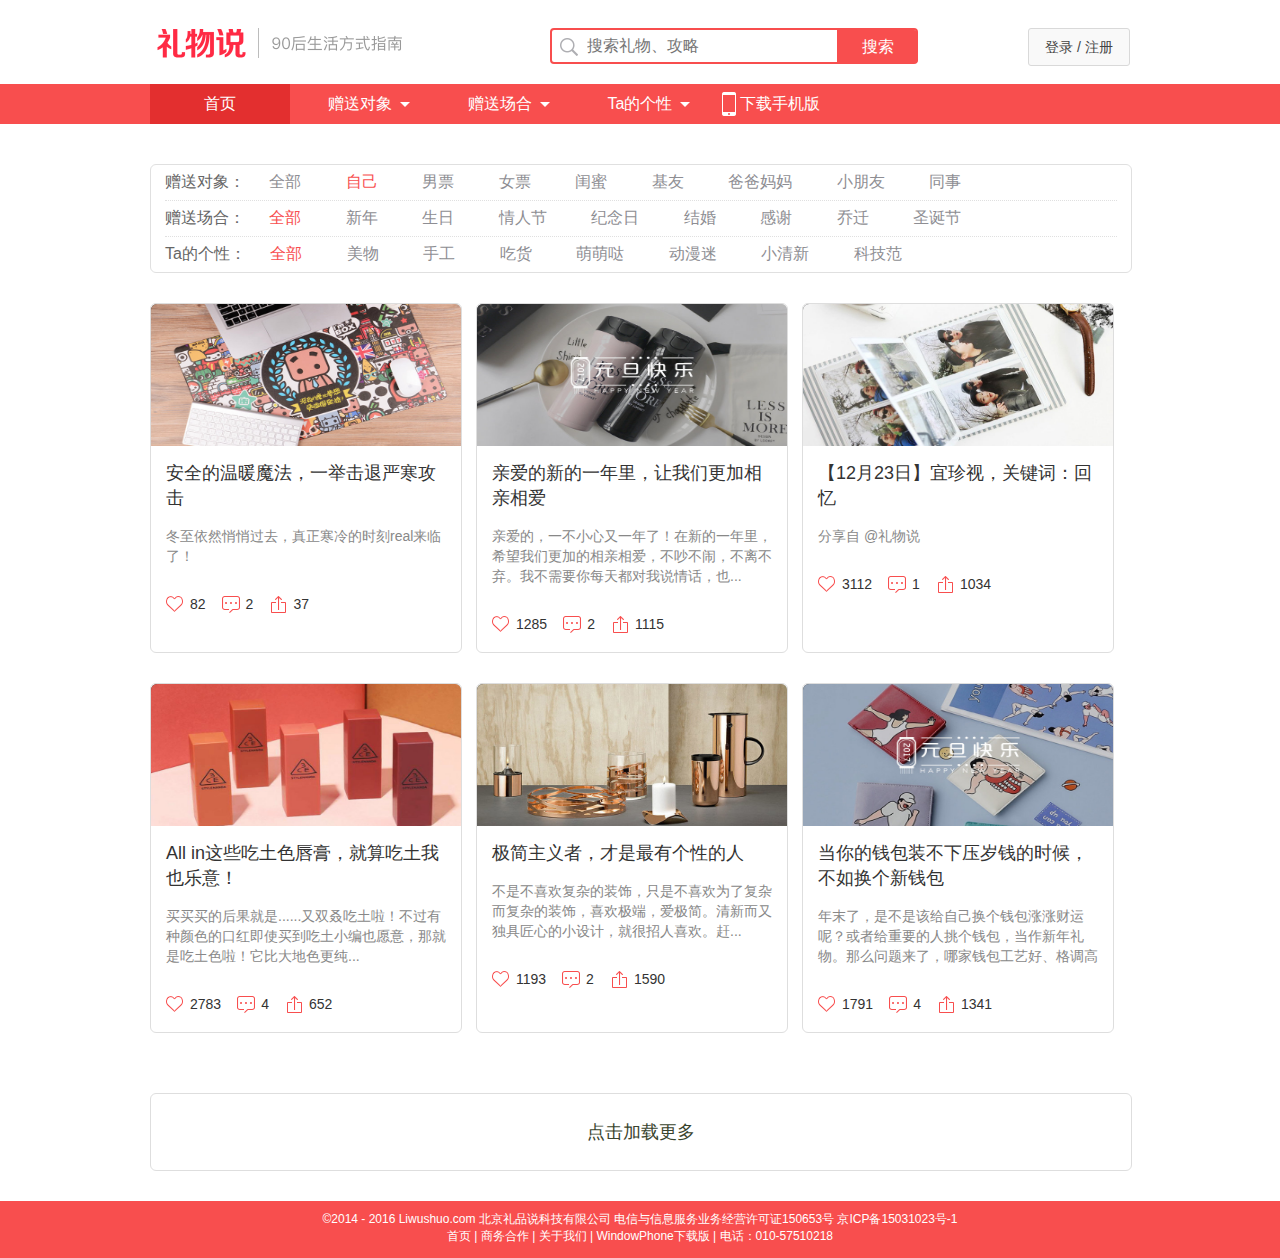
<file: other/Ta.html>
<!DOCTYPE html>
<html>
<head lang="en">
    <meta charset="UTF-8">
    <meta name="renderer" content="webkit">
    <meta name="format-detection" content="telephone=no">
    <meta http-equiv="X-UA-Compatible" content="IE=Edge,chrome=1">
    <meta http-equiv="Content-Language" content="zh_CN">
    <meta name="apple-mobile-web-app-capable" content="yes">
    <meta name="apple-mobile-web-app-status-bar-style" content="black">
    <meta name="viewport"
          content="width=device-width, initial-scale=1, maximum-scale=1, minimum-scale=1, user-scalable=no, minimal-ui">
    <meta name="keywords" content="礼物说,全球好货,会说话的礼物,会说话,条形码,扫描条形码,扫码留声,扫条码存声音,让礼物开口说话,二维码扫描,二维码制作,移动二维码,创意二维码">
    <meta name="description" content="礼物说，一个帮你选【全球好货】的 App，带你逛遍全世界的好东西，送出感动ta的礼物。安卓,iOS版本均可在应用商店下载。">
    <meta name="copyright" content="© 2014 - 2016 Liwushuo.com 北京礼品说科技有限公司"/>
    <meta property="og:url" content="http://www.liwushuo.com">
    <meta property="og:site_name" content="礼物说－礼物和全球好货指南">
    <meta property="og:title" content="礼物说－礼物和全球好货指南">
    <meta property="og:type" content="website">
    <meta property="og:locale" content="zh_CN">
    <link rel="shortcut icon" href="../favicon.ico" type="image/x-icon">
    <title>礼物说--Ta的个性</title>
    <link rel="stylesheet" href="../css/base.css"/>
    <link rel="stylesheet" href="../css/Ta.css"/>
</head>
<body>
<div class="main-wrapper" id="top">
    <!--登陆部分-->
    <div class="modal login-modals" style="display: none;">
        <div class="modal-header">登录礼物说
            <div class="modal-close"></div>
        </div>
        <div class="modal-body">
            <ul>
                <li><i class="login-icon-weibo"></i>微博账号登录</li>
                <li><i class="login-icon-qq"></i>QQ账号登录</li>
            </ul>
        </div>
    </div>
    <div class="modal-bg" style="display: none"></div>
    <!--头部-->
    <div class="header-wrapper">
        <div class="header">
            <div class="header-banner w">
                <div class="header-left">
                    <h1><a href="#">礼物说</a></h1>

                    <div class="searchBar">
                        <input type="text" id="searchBar-input" placeholder="搜索礼物、攻略"/>
                        <label for="searchBar-input">搜索</label>
                        <i></i>
                    </div>
                </div>
                <div class="header-right">
                    <div class="btn-login">登录 / 注册</div>
                </div>

            </div>
            <div class="nav-wrapper">
                <div class="nav w" style="position: relative;">
                    <ul class="nav-block w">
                        <li class="active"><a href="../index.html" target="_blank">首页</a></li>
                        <li><a href="sentObj.html" target="_blank">赠送对象</a><b></b></li>
                        <li><a href="_blank">赠送场合</a><b></b></li>
                        <li><a href="Ta.html" target="_self">Ta的个性</a><b></b></li>
                        <li><a href="appDownload.html" target="_blank"><i></i>下载手机版</a></li>
                    </ul>
                    <div class="searchBar" style="position: relative;display: none">
                        <input type="text" placeholder="搜索礼物、攻略"/><img src="images/icon_search_5c49228.png" alt=""/>
                    </div>
                    <ul class="nav-none w" style="display: none;position: absolute;">
                        <li class="li-block"><a href="sentObj.html" target="_blank">赠送对象</a><b></b></li>
                        <li class="dashed"><a href="#">自己</a></li>
                        <li class="dashed"><a href="#">男票</a></li>
                        <li class="dashed"><a href="#">女朋友</a></li>
                        <li class="dashed"><a href="#">闺蜜们</a></li>
                        <li class="dashed"><a href="#">基友</a></li>
                        <li class="dashed"><a href="#">爸爸妈妈</a></li>
                        <li class="dashed"><a href="#">小朋友</a></li>
                        <li><a href="#">同事</a></li>
                    </ul>
                    <ul class="nav-none n1 w" style="display: none;position: absolute;">
                        <li class="li-block"><a href="sentArea.html" target="_blank">赠送场合</a><b></b></li>
                        <li class="dashed"><a href="#">新年</a></li>
                        <li class="dashed"><a href="#">生日</a></li>
                        <li class="dashed"><a href="#">纪念日</a></li>
                        <li class="dashed"><a href="#">结婚</a></li>
                        <li class="dashed"><a href="#">感谢</a></li>
                        <li class="dashed"><a href="#">情人节</a></li>
                        <li class="dashed"><a href="#">乔迁</a></li>
                        <li><a href="#">圣诞节</a></li>
                    </ul>
                    <ul class="nav-none n2 w" style="display: none;position: absolute;">
                        <li class="li-block"><a href="Ta.html" target="_self">Ta的个性</a><b></b></li>
                        <li class="dashed"><a href="#">美物</a></li>
                        <li class="dashed"><a href="#">手工</a></li>
                        <li class="dashed"><a href="#">吃货</a></li>
                        <li class="dashed"><a href="#">萌萌哒</a></li>
                        <li class="dashed"><a href="#">动漫迷</a></li>
                        <li class="dashed"><a href="#">小清醒</a></li>
                        <li><a href="#">科技范</a></li>
                    </ul>
                </div>
            </div>
        </div>
    </div>
</div>
<!--中心内容块-->
<div id="container" class="wrapper container">
    <!--版心内容-->
    <!-- 选择部分开始-->
    <div id="filter" class="w">
        <ul class="filter-container">
            <li class="filter-class">
                <ul class="fc-target">赠送对象：
                    <li class="filter-item tar-all">
                        <a data-type="target_id" data-channel="-1" href="javascript:void(0);">全部</a>
                    </li>
                    <li class="filter-item tar-34 active">
                        <a data-type="target_id" data-channel="34" href="javascript:void(0);">自己</a>
                    </li>
                    <li class="filter-item tar-9">
                        <a data-type="target_id" data-channel="9" href="javascript:void(0);">男票</a>
                    </li>
                    <li class="filter-item tar-10">
                        <a data-type="target_id" data-channel="10" href="javascript:void(0);">女票</a>
                    </li>
                    <li class="filter-item tar-5">
                        <a data-type="target_id" data-channel="5" href="javascript:void(0);">闺蜜</a>
                    </li>
                    <li class="filter-item tar-26">
                        <a data-type="target_id" data-channel="26" href="javascript:void(0);">基友</a>
                    </li>
                    <li class="filter-item tar-6">
                        <a data-type="target_id" data-channel="6" href="javascript:void(0);">爸爸妈妈</a>
                    </li>
                    <li class="filter-item tar-24">
                        <a data-type="target_id" data-channel="24" href="javascript:void(0);">小朋友</a>
                    </li>
                    <li class="filter-item tar-17">
                        <a data-type="target_id" data-channel="17" href="javascript:void(0);">同事</a>
                    </li>
                </ul>
            </li>
            <li class="filter-class">
                <ul class="fc-scene">赠送场合：
                    <li class="filter-item sce-all active">
                        <a data-type="scene_id" data-channel="-1" href="javascript:void(0);">全部</a>
                    </li>
                    <li class="filter-item sce-39">
                        <a data-type="scene_id" data-channel="39" href="javascript:void(0);">新年</a>
                    </li>
                    <li class="filter-item sce-30">
                        <a data-type="scene_id" data-channel="30" href="javascript:void(0);">生日</a>
                    </li>
                    <li class="filter-item sce-32">
                        <a data-type="scene_id" data-channel="32" href="javascript:void(0);">情人节</a>
                    </li>
                    <li class="filter-item sce-31">
                        <a data-type="scene_id" data-channel="31" href="javascript:void(0);">纪念日</a>
                    </li>
                    <li class="filter-item sce-33">
                        <a data-type="scene_id" data-channel="33" href="javascript:void(0);">结婚</a>
                    </li>
                    <li class="filter-item sce-36">
                        <a data-type="scene_id" data-channel="36" href="javascript:void(0);">感谢</a>
                    </li>
                    <li class="filter-item sce-35">
                        <a data-type="scene_id" data-channel="35" href="javascript:void(0);">乔迁</a>
                    </li>
                    <li class="filter-item sce-40">
                        <a data-type="scene_id" data-channel="40" href="javascript:void(0);">圣诞节</a>
                    </li>
                </ul>
            </li>
            <li class="filter-class">
                <ul class="fc-personality">Ta的个性：
                    <li class="filter-item per-all active">
                        <a data-type="personality_id" data-channel="-1" href="javascript:void(0);">全部</a>
                    </li>
                    <li class="filter-item per-2">
                        <a data-type="personality_id" data-channel="2" href="javascript:void(0);">美物</a>
                    </li>
                    <li class="filter-item per-3">
                        <a data-type="personality_id" data-channel="3" href="javascript:void(0);">手工</a>
                    </li>
                    <li class="filter-item per-27">
                        <a data-type="personality_id" data-channel="27" href="javascript:void(0);">吃货</a>
                    </li>
                    <li class="filter-item per-11">
                        <a data-type="personality_id" data-channel="11" href="javascript:void(0);">萌萌哒</a>
                    </li>
                    <li class="filter-item per-29">
                        <a data-type="personality_id" data-channel="29" href="javascript:void(0);">动漫迷</a>
                    </li>
                    <li class="filter-item per-14">
                        <a data-type="personality_id" data-channel="14" href="javascript:void(0);">小清新</a>
                    </li>
                    <li class="filter-item per-28">
                        <a data-type="personality_id" data-channel="28" href="javascript:void(0);">科技范</a>
                    </li>
                </ul>
            </li>
        </ul>
    </div>
    <!-- 选择部分结束-->

    <div class="innermian w" id="innermian">
        <!--<h3>攻略精选</h3>-->
        <ul class="reco-list clearfix" id="reco-list">
            <!--动态创建元素-->
        </ul>

        <!--点击加载更多-->
        <div class="load-next w" id="next">
            <a href="javascript:void (0);">点击加载更多</a>
        </div>
    </div>

    <!--页脚-->
    <div class="footer">
        <p class="copyright">
            &copy;2014 - 2016 Liwushuo.com 北京礼品说科技有限公司 电信与信息服务业务经营许可证150653号 京ICP备15031023号-1<br/>
            <a href="#">首页</a> |
            <a href="#">商务合作</a> |
            <a href="#">关于我们</a> |
            <a href="#">WindowPhone下载版</a> |
            <span>  电话：010-57510218</span>
        </p>
    </div>
    <!--回到顶部-->
    <div class="back-top"><a href="#top"></a></div>
</div>
</body>
</html>
<!--<script src="js/ie.js"></script>-->
<script src="../js/jquery-1.12.2.js"></script>
<script src="../js/header.js"></script>
</file>
<file: css/base.css>
html, body, ul, li, ol, dl, dd, dt, p, h1, h2, h3, h4, h5, h6, form, fieldset, legend, img {
    margin: 0;
    padding: 0;
}

fieldset, img, input, button {
    border: none;
    padding: 0;
    margin: 0;
    outline-style: none;
}

ul, ol {
    list-style: none;
}

input {
    padding-top: 0;
    padding-bottom: 0;
    font-family: "SimSun", "����";
}

select, input {
    vertical-align: middle;
}

select, input, textarea {
    font-size: 12px;
    margin: 0;
}
/*��ֹ�ֶ��޸Ĵ�С*/
textarea {
    resize: none;
}
/*ȥ��ͼƬ�ײ�Ĭ�Ͽհ׷�϶*/
img {
    border: 0;
    vertical-align: middle;
}
/*�ϲ�������*/
table {
    border-collapse: collapse;
}

body {
    /*font: 12px/150% Arial, Verdana, "\5b8b\4f53"; /!*unitedCode��д���������д��*!/*/
    font-family:  FZLanTingHei-EL-GBK,"Open Sans","Hiragino Sans GB","Microsoft YaHei","΢���ź�",STHeiti,"WenQuanYi Micro Hei",Dengxian,Arial,SimSun,sans-serif;
    color: #666;
    background: #FFF;

}

/*�������*/
.clearfix:before, .clearfix:after {
    content: "";
    display: table;
}

.clearfix:after {
    clear: both;
}

.clearfix {
    *zoom: 1;
}

a {
    color: #666;
    text-decoration: none;
}

a:hover {
    color: #C81623;
}

h1, h2, h3, h4, h5, h6 {
    text-decoration: none;
    font-weight: normal;
    font-size: 100%;
}

s, i, em {
    font-style: normal;
    text-decoration: none;
}


/*������ɫ��*/
.col-red {
    color: #C81623 !important;
}

/*������*/
.w {
    /*����*/
    width: 980px;
    margin: 0 auto;
}

.fl {
    float: left;
}

.fr {
    float: right;
}

.al {
    text-align: left;
}

.ac {
    text-align: center;
}

.ar {
    text-align: right;
}
.pr {
    position: relative;
}
.pa {
    position: absolute;
}

.hide {
    display: none;
}
</file>
<file: css/index.css>
/*ͷ��*/
.header-wrapper .header {
    width: 100%;
    height: 84px;
}
.header-wrapper .header-banner {
    position: relative;
    height: 56px;
    padding-top: 28px;
    /*background-color: skyblue;*/
}
.header-wrapper .header-left {
    width: 770px;
    float: left;
}
.header-wrapper .header-banner h1 {
    width: 260px;
    height: 30px;
    background: url("../images/logo_9699ecd.png");
    background-size: 100%;
    float: left;
}
.header-banner h1 a {
    width: 260px;
    height: 30px;
    display: block;
    text-indent: -2000em;
}
/*logo����*/
.header-banner .searchBar{
    /*height: 60px;*/
    width: 400px;
    /*margin-top: 12px;*/
    float: right;
    position: relative;
}
.header-banner .searchBar input[type="text"],.nav-wrapper .searchBar input[type="text"] {
    width: 294px;
    height: 32px;
    border-radius: 4px;
    color: #333;
    font-size: 16px;
    line-height: 32px;
    padding: 0 35px;
    margin: 0 30px;
    border: solid #f84e4e 2px;
}
.header-banner .searchBar label {
    display: inline-block;
    position: absolute;
    width: 81px;
    height: 33px;
    line-height: 33px;
    top: 2px;
    right: 2px;
    cursor: pointer;
    font-size: 16px;
    color: #fff;
    text-align: center;
    border-radius: 0 4px 4px 0;
    background-color: #f84e4e;
}
.header-banner .searchBar i, .nav-wrapper .searchBar i {
    display: block;
    width: 20px;
    height: 20px;
    position: absolute;
    top: 10px;
    left: 40px;
    background: url("../images/icon_search_5c49228.png") no-repeat top left;
}
/*���������*/
.header-wrapper .header-right {
    width: 150px;
    height: 84px;
    float: right;
}
.header-wrapper .header-right .btn-login {
    cursor: pointer;
    border: solid 1px #d9d9d9;
    width: 100px;
    height: 36px;
    position: absolute;
    right: 0;
    color: #444444;
    text-align: center;
    border-radius: 3px;
    line-height: 36px;
    font-size: 14px;
    background-color: #f9f9f9;
}
.header-wrapper .header-right .btn-login:hover {
    background-color: #fff;
}
/*������*/
.nav-wrapper {
    height: 40px;
    background-color: #f84e4e;
    position: relative;
}
.nav-wrapper .nav {
    height: 40px;
}
.nav-wrapper .searchBar input[type="text"] {
    position: absolute;
    width: 200px;
    height: 30px;
    font-size: 14px;
    top: 3px;
    right: 0;
    background-color: #f9f9f9;
    border-radius: 10px;
    padding: 0 55px 0 10px;
    margin: 0;
}
.nav-wrapper .searchBar img {
    position: absolute;
    top: 12px;
    right: 15px;
    cursor: pointer;
}
.header-wrapper .nav-block li {
    width: 140px;
    height: 40px;
    font-size: 16px;
    text-align: center;
    line-height: 40px;
    float: left;
    position: relative;
}
.header-wrapper .nav-block li a {
    display: block;
    width: 140px;
    height: 40px;
    cursor: pointer;
}
.header-wrapper .nav-none {
    top: 0px;
    left: 140px;
    width: 140px;
    z-index: 9999;
    /*border: 1px solid #cccccc;*/
    /*background-color: #f9f9f9;*/
}
.header-wrapper .n1 {
    left: 280px;
}
.header-wrapper .n2 {
    left: 420px;
}
.header-wrapper .nav-none li {
    width: 130px;
    height: 30px;
    padding:0 5px;
    background-color: #fff;
    text-align: center;
}
/*.header-wrapper .nav-none li.li-block {*/
    /*background-color: #e32f2f;*/
    /*/!*opacity: 0;*!/*/
/*}*/
.header-wrapper .nav-none li.dashed {
    border-bottom: 1px dashed #ccc;
}
.nav-none li a {
    display: block;
    width: 130px;
    height: 30px;
    color: #333;
    font-size: 14px;
    line-height: 30px;
    cursor: pointer;
}
.nav-none li.ch {
    background-color: #f9f9f9;
}
.nav-block li b,.header-wrapper .nav-none li.li-block b {
    position: absolute;
    border: 5px solid #fff;
    top: 18px;
    right: 20px;
    border-color: #fff transparent transparent transparent;
}
.header-wrapper .nav-none li.li-block b {
    right: 20px;
}
.nav-block li a i {
    width: 14px;
    height: 24px;
    position: absolute;
    top: 8px;
    margin-right: 8px;
    left: 12px;
    background: url("../images/icon_download_nav_d86e83c.png") no-repeat;
}
.nav-block li a,.header-wrapper .nav-none li.li-block a {
    color: #ffffff;
}
.header-wrapper .nav-none li.li-block a{
    font-size: 16px;
    line-height: 40px;
}
.nav li.active,.header-wrapper .nav-none li.li-block {
    background-color: #e32f2f;
    height: 40px;
    line-height: 40px;
}

/*��汳��*/
.banner-wrapper{
    background:url("../images/bg_banner_home_bc101d6.png") no-repeat center 0;
    height: 447px;
    max-width: 1920px;
    overflow: hidden;
    margin: 0 auto;
    clear: both;
}
.wrapper {
    position: relative;
}
/*logo����*/
.wrapper .logo {
    padding-top: 137px;
    padding-left: 32px;
}
.logo a {
    background: url("../images/logo_2_ae66168.png") no-repeat;
    background-size: 100% 100%;
    display: block;
    width: 362px;
    height: 100px;
    text-indent: -9999px;/*�������֣�����˵ - �����ȫ��û�ָ��*/
}
/*���ز���*/
.download {
    margin-left: 32px;
    margin-top: 22px;
}
/*iPhone  Android*/
.download .btn-iphone, .download .btn-android {
    display: inline-block;
    width: 194px;
    height: 52px;
    text-indent: -9999px;/*�������֣�iPhone ������  Android ������*/
    cursor: pointer;/*С��*/
}
/*iPhone ������*/
.download .btn-iphone {
    background: url("../images/btn_download_ios_054da0c.png") no-repeat;
    background-size: 100% 100%;
}
.download a {
    color: #39442e;
    text-decoration: none;
    outline: none;/*����*/
}
.btn-iphone:hover{
    background: url("../images/btn_download_ios_hover_a45f078.png") no-repeat;
    background-size: 100% 100%;
}

/*android ����*/
.android-download {
    display: inline-block;
    position: relative;
}
.btn-android {
    margin-left: 18px;
    background: url("../images/btn_download_android_59519b4.png") no-repeat;
    background-size: 100% 100%;
}
.bg{
    margin-left: 18px;
    background: url("../images/btn_download_android_hover_c95116f.png") no-repeat;
    background-size: 100% 100%;
}

/*���ز��������˵�*/
.android-download-list {
    display: none;
    position: absolute;
    top: 52px;
    left: 18px;
    z-index: 10;/*��꾭���ṩ�㼶*/
    width: 194px;
}
/*���ز��������˵����Ӽ�*/
.android-download-list .adl-item {
    width: 100%;
    height: 49px;
    float: left;
    background: rgba(74,74,74,.95);
    opacity: .9;
    border-top: solid 1px #aaa;
}
.android-download-list .adl-item:hover{opacity:1}

.adl-item i{
    display:inline-block;
    float:left;
    width:28px;
    height:29px;
    margin:10px 10px 0 17px
}
/*����*/
.adl-item p{
    float:left;
    display:inline-block;
    line-height:52px;
    color:#fff;
    width:120px;
    font-size:18px;
    text-align:center;
}
/*Сͼ��*/
.btn-91 i,.btn-360 i,.btn-wandoujia i,.btn-pc i{
    background-repeat: no-repeat;
    background:url("../images/index_z_d8fb8f2.png") -78px -346px;
}
.btn-360 i{
    background-position:-78px -379px;
}
.btn-wandoujia i{
    height:31px;
    background-position:-78px -413px;
}
.btn-pc i{
    height:24px;
    margin:14px 10px 14px 17px;
    background-position:-78px -446px;
}
/*���һ��Բ��*/
.adl-item:last-child{
    border-radius:0 0 6px 6px
}
/*΢������ ��ά��*/
.social{
    margin-left:32px;
    padding-top:40px;
    background:url("../images/qrcode_download_91e9150.png") no-repeat 271px 59px;
    height:100px;
}
/*����*/
.icon-weibo{
    display:inline-block;
    width:28px;
    height:28px;
    vertical-align:middle;
    background:url("../images/index_z_d8fb8f2.png") no-repeat -78px -472px;
}
/*ͼ��*/
.social i{margin-right:12px}
.social p{
    font-size:18px;
    color:#fff;
}
.social p a:link,.social p a:hover,.social p a:visited{
    color:#fff;
    text-decoration:none;
    border-bottom:1px solid #fff;
}
/*��������*/
.weibo{margin-top:50px;}
/*�ұ��ֻ�����*/
.slideshow{
    width:240px;
    height:337px;
    position:absolute;
    right:142px;
    top:182px;
    overflow: hidden;
    z-index:1000;/*��߲㼶*/
}
#imgs{
    width: 1440px;
    position: absolute;
}
#imgs li {
    float: left;
}
/*�ֻ��ǲ���*/
.gallery{
    width:388px;
    height:402px;
    position:absolute;
    background-size:cover;
    background:url("../images/bg_slideshow_banner_bac0bd0.png") no-repeat;
    right:10px;
    top:117px;
}

/*�������ݿ�*/
#innermian {
    /*background-color: red;*/
}
/*��ѡ����*/
.innermian h3 {
    font-size: 18px;
    font-weight: 400;
    padding-bottom: 20px;
    padding-top: 60px;
    /*padding-left: 20px;*/
    color: #000;
}
.reco-list{
    margin-bottom: 30px;
}
.reco-list .post-item {
    float: left;
    width: 310px;
    height: 348px;
    margin-right: 14px;
    margin-bottom: 30px;
    border-radius: 6px;
    border: 1px solid #DEDEDE;
}
.reco-list .post-item a {
    display: block;
    width: 310px;
    height: 348px;
}
.reco-list .post-item .pitem-top {
    width: 310px;
    height: 142px;
    background-image: url("../images/1d0vcz2un%20(1).jpg");
    background-size: cover;
    background-position: 50% 50%;
    border-radius: 6px 6px 0 0;
}
.reco-list .post-item .pitem-top img {
    display: inline-block;
    border-radius: 6px 6px 0 0;
    width: 310px;
    height: 142px;
}
.post-item .pitem-title {
    font-size: 18px;
    line-height: 25px;
    color: #333;
    padding: 15px;
    line-height: 25px;
}
.post-item .pitem-content {
    font-size: 14px;
    color: #888888;
    padding:0 15px 15px 15px;
    line-height: 20px;
}
.post-item .pitem-info {
    position: relative;
    bottom: 0;
    left: 0;
    padding: 15px;
}
.post-item .pitem-info i {
    /*position: absolute;*/
    display: block;
    width: 18px;
    height: 17px;
    float: left;
}
.pitem-info .info-item {
    margin-right: 16px;
}
.post-item .pitem-info .icon-like {
    cursor: pointer;
    background-image: url("../images/icon_favorites_84ea68a.png");
}
.post-item .pitem-info .icon-comment {
    background-image: url("../images/icon_comments_f4d62e5.png");
}
.post-item .pitem-info .icon-share {
    background-image: url("../images/icon_share_2bbb537.png");
}
.post-item .pitem-info span {
    font-size: 14px;
    line-height: 18px;
    color: #333333;
    display: block;
    padding: 0px;
    margin: -1px 0 0 24px;
}
/*������ظ��ಿ��*/
#next {
    height: 76px;
    margin-bottom: 30px;
    text-align: center;
    border-radius: 6px;
    line-height: 76px;
    border: 1px solid #DEDEDE;
    cursor: pointer
}
#next a {
    display: block;
    font-size: 18px;
    color: #39442E;
}
#next a:hover {
    color: #39442E;
}

.hot-search h4.hot-title {
    font-size: 18px;
    font-weight: bold;
    line-height: 52px;
}
.hot-search ul li {
    height: 25px;
    line-height: 25px;
}
.hot-search .one,.two,.therr li {
    width: 280px;
}
.hot-search li a {
    text-decoration:underline;
    color: #39442E;
}
.hot-search li a:hover {
    text-decoration: none;
    color: #39442E;
}
/*ҳ�Ų���*/
.footer {
    /*width: 100%;*/
    height: 57px;
    background-color: #F84E4E;
    margin-top: 20px;
}
.footer .copyright {
    font-size: 12px;
    color: #FFFFFF;
    text-align: center;
    padding-top: 10px;
    padding-bottom: 10px;
}
.footer .copyright a {
    color: #fff;
}
.footer .copyright span {
    color: #fff;
}

/*��¼����*/
.modal-bg {
    background-color: rgba(0,0,0,.5);
    position: absolute;
    top: 0;
    bottom: 0;
    left: 0;
    right: 0;
    z-index: 111111;
}
.modal {
    width: 380px;
    height: 250px;
    margin: 150px 482px;
    border:1px solid rgba(198, 198, 198, 0.59);
    border-radius:8px;
    position: absolute;
    background-color: #fff;
    z-index: 111112;
}
/*����*/
.login-modals .modal-header {
    padding: 15px;
    text-align: center;
    color: #f84e4e;
    font-size: 20px;
    border-bottom: 1px solid #eee;
}
/*�رհ�ť*/
.login-modals .modal-close {
    width: 18px;
    height: 18px;
    position: absolute;
    right: 20px;
    top: 20px;
    background-repeat:no-repeat;
}
/*�²���*/
.login-modals .modal-body {
    width: 378px;
    padding: 20px 45px;
    /*background: #f1241c;*/
}

.login-modals .modal-body li {
    text-align: center;
    margin-right: 44px;
    margin-left: 10px;
    display: inline-block;
}

.login-modals .modal-body li i {
    height: 106px;
    width: 106px;
    display: block;
    margin-bottom: 20px;
    cursor: pointer;
    -webkit-transition: all .3s ease 0s;
    -moz-transition: all .3s ease 0s;
    -o-transition: all .3s ease 0s
}

/*ͼ������*/
.login-modals .modal-body li i:hover {
    -webkit-transition: all .3s ease 0s;
    -moz-transition: all .3s ease 0s;
    -o-transition: all .3s ease 0s;
    -moz-transform: translate(0px, -5px);
    -webkit-transform: translate(0px, -5px);
    -o-transform: translate(0px, -5px);
    -ms-transform: translate(0px, -5px);
    transform: translate(0px, -5px)
}

.login-modals .login-icon-weibo {
    background-repeat: no-repeat;
}

.login-modals .login-icon-qq {
    background-repeat: no-repeat;
}

.login-modals .modal-close {
    background-position: -88px 0px;
    cursor: pointer;
}

.login-modals .login-icon-weibo {
    background-position: 0px -21px
}

.login-modals .login-icon-qq {
    background-position: 0px -130px
}

.login-modals .modal-close,.login-modals .login-icon-weibo, .login-modals .login-icon-qq {
    background-image: url("../images/filter_z_b2c729e.png");
}

/*�ص�����*/
.back-top {
    display: none;
    position: fixed;
    bottom: 100px;
    right: 100px;
    width: 56px;
    height: 50px;
    cursor: pointer;
    background: url("../images/index_z_d8fb8f2.png") -50px -637px;
}
.back-top a {
    display: block;
    width: 56px;
    height: 50px;
}
.back-top:hover {
    cursor: pointer;
    background-position: -50px -690px;
}
</file>
<file: css/musicStyle.css>
.music-icon {
    width: 40px;
    height: 40px;
    background: url("../images/music229.png") no-repeat -16px 0;
    background-size: 40px 40px;
    position: fixed;
    top: 45px;
    right: 80px;
    cursor: pointer;
}

.music {
    background-color: rgba(0,0,0,.5);
    width: 800px;
    height: 450px;
    position: fixed;
    top: 85px;
    right: 96px;
    border-radius: 20px;
    z-index: 10000000;
}
.music-auto{
    margin-left: 300px;
}
.bar-wrapper {
    height: 300px;
    position: relative;
}
.bar {
    position: relative;
    bottom: 0;
    width: 5px;
    display: inline-block;
    border: 1px solid red;
    height: 5px;
    border-bottom: 3px solid #fff;
}
</file>
<file: css/appDownload.css>
/*ͷ��*/
.header-wrapper .header {
    width: 100%;
    height: 84px;
}
.header-wrapper .header-banner {
    position: relative;
    height: 56px;
    padding-top: 28px;
    /*background-color: skyblue;*/
}
.header-wrapper .header-left {
    width: 770px;
    float: left;
}
.header-wrapper .header-banner h1 {
    width: 260px;
    height: 30px;
    background: url("../images/logo_9699ecd.png");
    background-size: 100%;
    float: left;
}
.header-banner h1 a {
    width: 260px;
    height: 30px;
    display: block;
    text-indent: -2000em;
}
/*logo����*/
.header-banner .searchBar{
    /*height: 60px;*/
    width: 400px;
    /*margin-top: 12px;*/
    float: right;
    position: relative;
}
.header-banner .searchBar input[type="text"],.nav-wrapper .searchBar input[type="text"] {
    width: 294px;
    height: 32px;
    border-radius: 4px;
    color: #333;
    font-size: 16px;
    line-height: 32px;
    padding: 0 35px;
    margin: 0 30px;
    border: solid #f84e4e 2px;
}
.header-banner .searchBar label {
    display: inline-block;
    position: absolute;
    width: 81px;
    height: 33px;
    line-height: 33px;
    top: 2px;
    right: 2px;
    cursor: pointer;
    font-size: 16px;
    color: #fff;
    text-align: center;
    border-radius: 0 4px 4px 0;
    background-color: #f84e4e;
}
.header-banner .searchBar i, .nav-wrapper .searchBar i {
    display: block;
    width: 20px;
    height: 20px;
    position: absolute;
    top: 10px;
    left: 40px;
    background: url("../images/icon_search_5c49228.png") no-repeat top left;
}
/*���������*/
.header-wrapper .header-right {
    width: 150px;
    height: 84px;
    float: right;
}
.header-wrapper .header-right .btn-login {
    cursor: pointer;
    border: solid 1px #d9d9d9;
    width: 100px;
    height: 36px;
    position: absolute;
    right: 0;
    color: #444444;
    text-align: center;
    border-radius: 3px;
    line-height: 36px;
    font-size: 14px;
    background-color: #f9f9f9;
}
.header-wrapper .header-right .btn-login:hover {
    background-color: #fff;
}
/*������*/
.nav-wrapper {
    height: 40px;
    background-color: #f84e4e;
    position: relative;
}
.nav-wrapper .nav {
    height: 40px;
}
.nav-wrapper .searchBar input[type="text"] {
    position: absolute;
    width: 200px;
    height: 30px;
    font-size: 14px;
    top: 3px;
    right: 0;
    background-color: #f9f9f9;
    border-radius: 10px;
    padding: 0 55px 0 10px;
    margin: 0;
}
.nav-wrapper .searchBar img {
    position: absolute;
    top: 12px;
    right: 15px;
    cursor: pointer;
}
.header-wrapper .nav-block li {
    width: 140px;
    height: 40px;
    font-size: 16px;
    text-align: center;
    line-height: 40px;
    float: left;
    position: relative;
}
.header-wrapper .nav-block li a {
    display: block;
    width: 140px;
    height: 40px;
    cursor: pointer;
}
.header-wrapper .nav-none {
    top: 0px;
    left: 140px;
    width: 140px;
    z-index: 9999;
    /*border: 1px solid #cccccc;*/
    /*background-color: #f9f9f9;*/
}
.header-wrapper .n1 {
    left: 280px;
}
.header-wrapper .n2 {
    left: 420px;
}
.header-wrapper .nav-none li {
    width: 130px;
    height: 30px;
    padding:0 5px;
    background-color: #fff;
    text-align: center;
}
/*.header-wrapper .nav-none li.li-block {*/
/*background-color: #e32f2f;*/
/*/!*opacity: 0;*!/*/
/*}*/
.header-wrapper .nav-none li.dashed {
    border-bottom: 1px dashed #ccc;
}
.nav-none li a {
    display: block;
    width: 130px;
    height: 30px;
    color: #333;
    font-size: 14px;
    line-height: 30px;
    cursor: pointer;
}
.nav-none li.ch {
    background-color: #f9f9f9;
}
.nav-block li b,.header-wrapper .nav-none li.li-block b {
    position: absolute;
    border: 5px solid #fff;
    top: 18px;
    right: 20px;
    border-color: #fff transparent transparent transparent;
}
.header-wrapper .nav-none li.li-block b {
    right: 20px;
}
.nav-block li a i {
    width: 14px;
    height: 24px;
    position: absolute;
    top: 8px;
    margin-right: 8px;
    left: 12px;
    background: url("../images/icon_download_nav_d86e83c.png") no-repeat;
}
.nav-block li a,.header-wrapper .nav-none li.li-block a {
    color: #ffffff;
}
.header-wrapper .nav-none li.li-block a{
    font-size: 16px;
    line-height: 40px;
}
.nav li.active,.header-wrapper .nav-none li.li-block {
    background-color: #e32f2f;
    height: 40px;
    line-height: 40px;
}

/*��汳��*/
.banner-wrapper{
    background:url("../images/bg_banner_home_bc101d6.png") no-repeat center 0;
    height: 447px;
    max-width: 1920px;
    overflow: hidden;
    margin: 0 auto;
    clear: both;
}
.wrapper {
    position: relative;
}
/*logo����*/
.wrapper .logo {
    padding-top: 137px;
    padding-left: 32px;
}
.logo a {
    background: url("../images/logo_2_ae66168.png") no-repeat;
    background-size: 100% 100%;
    display: block;
    width: 362px;
    height: 100px;
    text-indent: -9999px;/*�������֣�����˵ - �����ȫ��û�ָ��*/
}
/*���ز���*/
.download {
    margin-left: 32px;
    margin-top: 22px;
}
/*iPhone  Android*/
.download .btn-iphone, .download .btn-android {
    display: inline-block;
    width: 194px;
    height: 52px;
    text-indent: -9999px;/*�������֣�iPhone ������  Android ������*/
    cursor: pointer;/*С��*/
}
/*iPhone ������*/
.download .btn-iphone {
    background: url("../images/btn_download_ios_054da0c.png") no-repeat;
    background-size: 100% 100%;
}
.download a {
    color: #39442e;
    text-decoration: none;
    outline: none;/*����*/
}
.btn-iphone:hover{
    background: url("../images/btn_download_ios_hover_a45f078.png") no-repeat;
    background-size: 100% 100%;
}

/*android ����*/
.android-download {
    display: inline-block;
    position: relative;
}
.btn-android {
    margin-left: 18px;
    background: url("../images/btn_download_android_59519b4.png") no-repeat;
    background-size: 100% 100%;
}
.bg{
    margin-left: 18px;
    background: url("../images/btn_download_android_hover_c95116f.png") no-repeat;
    background-size: 100% 100%;
}

/*���ز��������˵�*/
.android-download-list {
    display: none;
    position: absolute;
    top: 52px;
    left: 18px;
    z-index: 10;/*��꾭���ṩ�㼶*/
    width: 194px;
}
/*���ز��������˵����Ӽ�*/
.android-download-list .adl-item {
    width: 100%;
    height: 49px;
    float: left;
    background: rgba(74,74,74,.95);
    opacity: .9;
    border-top: solid 1px #aaa;
}
.android-download-list .adl-item:hover{opacity:1}

.adl-item i{
    display:inline-block;
    float:left;
    width:28px;
    height:29px;
    margin:10px 10px 0 17px
}
/*����*/
.adl-item p{
    float:left;
    display:inline-block;
    line-height:52px;
    color:#fff;
    width:120px;
    font-size:18px;
    text-align:center;
}
/*Сͼ��*/
.btn-91 i,.btn-360 i,.btn-wandoujia i,.btn-pc i{
    background-repeat: no-repeat;
    background:url("../images/index_z_d8fb8f2.png") -78px -346px;
}
.btn-360 i{
    background-position:-78px -379px;
}
.btn-wandoujia i{
    height:31px;
    background-position:-78px -413px;
}
.btn-pc i{
    height:24px;
    margin:14px 10px 14px 17px;
    background-position:-78px -446px;
}
/*���һ��Բ��*/
.adl-item:last-child{
    border-radius:0 0 6px 6px
}
/*΢������ ��ά��*/
.social{
    margin-left:32px;
    padding-top:40px;
    background:url("../images/qrcode_download_91e9150.png") no-repeat 271px 59px;
    height:100px;
}
/*����*/
.icon-weibo{
    display:inline-block;
    width:28px;
    height:28px;
    vertical-align:middle;
    background:url("../images/index_z_d8fb8f2.png") no-repeat -78px -472px;
}
/*ͼ��*/
.social i{margin-right:12px}
.social p{
    font-size:18px;
    color:#fff;
}
.social p a:link,.social p a:hover,.social p a:visited{
    color:#fff;
    text-decoration:none;
    border-bottom:1px solid #fff;
}
/*��������*/
.weibo{margin-top:50px;}
/*�ұ��ֻ�����*/
.slideshow{
    width:240px;
    height:337px;
    position:absolute;
    right:142px;
    top:182px;
    z-index:1000;/*��߲㼶*/
}
/*�ֻ��ǲ���*/
.gallery{
    width:388px;
    height:402px;
    position:absolute;
    background-size:cover;
    background:url("../images/bg_slideshow_banner_bac0bd0.png") no-repeat;
    right:10px;
    top:117px;
}

/*�������ݿ�*/
#innermian {
    /*background-color: red;*/
}
/*��ѡ����*/
.innermian h3 {
    font-size: 18px;
    font-weight: 400;
    padding-bottom: 20px;
    padding-top: 60px;
    /*padding-left: 20px;*/
    color: #000;
}
.reco-list{
    margin-bottom: 30px;
}
.reco-list .post-item {
    float: left;
    width: 310px;
    height: 348px;
    margin-right: 14px;
    margin-bottom: 30px;
    border-radius: 6px;
    border: 1px solid #DEDEDE;
}
.reco-list .post-item a {
    display: block;
    width: 310px;
    height: 348px;
}
.reco-list .post-item .pitem-top {
    width: 310px;
    height: 142px;
    background-image: url("../images/1d0vcz2un%20(1).jpg");
    background-size: cover;
    background-position: 50% 50%;
    border-radius: 6px 6px 0 0;
}
.reco-list .post-item .pitem-top img {
    display: inline-block;
    border-radius: 6px 6px 0 0;
    width: 310px;
    height: 142px;
}
.post-item .pitem-title {
    font-size: 18px;
    line-height: 25px;
    color: #333;
    padding: 15px;
    line-height: 25px;
}
.post-item .pitem-content {
    font-size: 14px;
    color: #888888;
    padding:0 15px 15px 15px;
    line-height: 20px;
}
.post-item .pitem-info {
    position: relative;
    bottom: 0;
    left: 0;
    padding: 15px;
}
.post-item .pitem-info i {
    /*position: absolute;*/
    display: block;
    width: 18px;
    height: 17px;
    float: left;
}
.pitem-info .info-item {
    margin-right: 16px;
}
.post-item .pitem-info .icon-like {
    background-image: url("../images/icon_favorites_84ea68a.png");
}
.post-item .pitem-info .icon-comment {
    background-image: url("../images/icon_comments_f4d62e5.png");
}
.post-item .pitem-info .icon-share {
    background-image: url("../images/icon_share_2bbb537.png");
}
.post-item .pitem-info span {
    font-size: 14px;
    line-height: 18px;
    color: #333333;
    display: block;
    padding: 0px;
    margin: -1px 0 0 24px;
}
/*������ظ��ಿ��*/
#next {
    height: 76px;
    margin-bottom: 30px;
    text-align: center;
    border-radius: 6px;
    line-height: 76px;
    border: 1px solid #DEDEDE;
    cursor: pointer
}
#next a {
    display: block;
    font-size: 18px;
    color: #39442E;
}
#next a:hover {
    color: #39442E;
}

.hot-search h4.hot-title {
    font-size: 18px;
    font-weight: bold;
    line-height: 52px;
}
.hot-search ul li {
    height: 25px;
    line-height: 25px;
}
.hot-search .one,.two,.therr li {
    width: 280px;
}
.hot-search li a {
    text-decoration:underline;
    color: #39442E;
}
.hot-search li a:hover {
    text-decoration: none;
    color: #39442E;
}
/*ҳ�Ų���*/
.footer {
    /*width: 100%;*/
    height: 57px;
    background-color: #F84E4E;
    margin-top: 20px;
}
.footer .copyright {
    font-size: 12px;
    color: #FFFFFF;
    text-align: center;
    padding-top: 10px;
    padding-bottom: 10px;
}
.footer .copyright a {
    color: #fff;
}
.footer .copyright span {
    color: #fff;
}

/*��¼����*/
.modal-bg {
    background-color: rgba(0,0,0,.5);
    position: absolute;
    top: 0;
    bottom: 0;
    left: 0;
    right: 0;
    z-index: 111111;
}
.modal {
    width: 380px;
    height: 250px;
    margin: 150px 482px;
    border:1px solid rgba(198, 198, 198, 0.59);
    border-radius:8px;
    position: absolute;
    background-color: #fff;
    z-index: 111112;
}
/*����*/
.login-modals .modal-header {
    padding: 15px;
    text-align: center;
    color: #f84e4e;
    font-size: 20px;
    border-bottom: 1px solid #eee;
}
/*�رհ�ť*/
.login-modals .modal-close {
    width: 18px;
    height: 18px;
    position: absolute;
    right: 20px;
    top: 20px;
    background-repeat:no-repeat;
}
/*�²���*/
.login-modals .modal-body {
    width: 378px;
    padding: 20px 45px;
    /*background: #f1241c;*/
}

.login-modals .modal-body li {
    text-align: center;
    margin-right: 44px;
    margin-left: 10px;
    display: inline-block;
}

.login-modals .modal-body li i {
    height: 106px;
    width: 106px;
    display: block;
    margin-bottom: 20px;
    cursor: pointer;
    -webkit-transition: all .3s ease 0s;
    -moz-transition: all .3s ease 0s;
    -o-transition: all .3s ease 0s
}

/*ͼ������*/
.login-modals .modal-body li i:hover {
    -webkit-transition: all .3s ease 0s;
    -moz-transition: all .3s ease 0s;
    -o-transition: all .3s ease 0s;
    -moz-transform: translate(0px, -5px);
    -webkit-transform: translate(0px, -5px);
    -o-transform: translate(0px, -5px);
    -ms-transform: translate(0px, -5px);
    transform: translate(0px, -5px)
}

.login-modals .login-icon-weibo {
    background-repeat: no-repeat;
}

.login-modals .login-icon-qq {
    background-repeat: no-repeat;
}

.login-modals .modal-close {
    background-position: -88px 0px;
    cursor: pointer;
}

.login-modals .login-icon-weibo {
    background-position: 0px -21px
}

.login-modals .login-icon-qq {
    background-position: 0px -130px
}

.login-modals .modal-close,.login-modals .login-icon-weibo, .login-modals .login-icon-qq {
    background-image: url("../images/filter_z_b2c729e.png");
}

/*�ص�����*/
.back-top {
    display: none;
    position: fixed;
    bottom: 100px;
    right: 100px;
    width: 56px;
    height: 50px;
    cursor: pointer;
    background: url("../images/index_z_d8fb8f2.png") -50px -637px;
}
.back-top a {
    display: block;
    width: 56px;
    height: 50px;
}
.back-top:hover {
    cursor: pointer;
    background-position: -50px -690px;
}


/*�����ֻ���*/
*{
    paddin:0;
    margin: 0;
}
.w{
    margin: 0 auto;
}
body{
    height: 2000px;
}
.banner{
    margin-top: 40px;
    height: 513px;
    /*Ϊʲô��ôд��*/
    background: url("../images/banner.png") no-repeat center 0;
}
.banner-c{
    height: 100%;
    width: 980px;
    position: relative;
}
.banner-c .phone{
    position:absolute;
    margin-left: 75px;
    left: 50%;
    top: 50%;

}
.banner-c .phone .phonetop{
    /*a{*/
    display:block;
    margin-top: 20px;
    width: 194px;
    height: 52px;
}
.phone-ios{
    background: url("../images/phone.png") no-repeat -2px -348px;
}
.ios-current{
    background: url("../images/phone.png") no-repeat -2px -403px;
}
.phone-android{
    background: url("../images/phone.png") no-repeat -2px -458px;
}
.android-current{
    background: url("../images/phone.png") no-repeat -2px -513px;
}
/*��һ�Ŵ�ͼƬ*/
.pic1,.pic2,.pic3,.pic4,.pic5{
    height: 438px;
    background: url('../images/pic1.png') no-repeat center 0;

    /*overflow: hidden;*/
}
/*���ǵڶ��Ŵ�ͼƬ*/
.pic2{
    background: url('../images/pic2.png') no-repeat center 0;
}
/*���ǵ�����ͼƬ*/
.pic3{
    background: url('../images/pic3.png') no-repeat center 0;
}
.pic4{
    background: url('../images/pic4.png') no-repeat center 0;
}
/*������ͼƬ����ά�벿��*/
.pic5{
    background: url('../images/pic5.png') no-repeat center 0;
}
.pic5-center{
    width: 980px;
    position: relative;
    height: 100%;
}
.pic5-arrow{
    margin-top: -20px;
    margin-left: 25px;
    left: 50%;
    top: 50%;
    position: absolute;
}
.pic5-arrow a{
    display: block;
    width: 196px;
    height: 52px;

}
.pic5-arrow .ios{
    background: url("../images/phone.png") no-repeat 0px -568px;
}
.pic5-arrow .android{
    background: url("../images/phone.png") no-repeat 0px -678px;
    margin-top: 20px;
}
.pic5-ios-on{
    background: url("../images/phone.png") no-repeat 0 -623px;
}
.pic5-adroid-on{
    background:url("../images/phone.png") no-repeat 0 -733px;
}


.pic5-arrow .ios:hover{
    background: url("../images/phone.png") no-repeat 0 -623px;
}
.pic5-arrow .android:hover{
    background: url("../images/phone.png") no-repeat 0 -733px;
}
</file>
<file: css/sentObj.css>
/*ͷ��*/
.header-wrapper .header {
    width: 100%;
    height: 84px;
}
.header-wrapper .header-banner {
    position: relative;
    height: 56px;
    padding-top: 28px;
    /*background-color: skyblue;*/
}
.header-wrapper .header-left {
    width: 770px;
    float: left;
}
.header-wrapper .header-banner h1 {
    width: 260px;
    height: 30px;
    background: url("../images/logo_9699ecd.png");
    background-size: 100%;
    float: left;
}
.header-banner h1 a {
    width: 260px;
    height: 30px;
    display: block;
    text-indent: -2000em;
}
/*logo����*/
.header-banner .searchBar{
    /*height: 60px;*/
    width: 400px;
    /*margin-top: 12px;*/
    float: right;
    position: relative;
}
.header-banner .searchBar input[type="text"],.nav-wrapper .searchBar input[type="text"] {
    width: 294px;
    height: 32px;
    border-radius: 4px;
    color: #333;
    font-size: 16px;
    line-height: 32px;
    padding: 0 35px;
    margin: 0 30px;
    border: solid #f84e4e 2px;
}
.header-banner .searchBar label {
    display: inline-block;
    position: absolute;
    width: 81px;
    height: 33px;
    line-height: 33px;
    top: 2px;
    right: 2px;
    cursor: pointer;
    font-size: 16px;
    color: #fff;
    text-align: center;
    border-radius: 0 4px 4px 0;
    background-color: #f84e4e;
}
.header-banner .searchBar i, .nav-wrapper .searchBar i {
    display: block;
    width: 20px;
    height: 20px;
    position: absolute;
    top: 10px;
    left: 40px;
    background: url("../images/icon_search_5c49228.png") no-repeat top left;
}
/*���������*/
.header-wrapper .header-right {
    width: 150px;
    height: 84px;
    float: right;
}
.header-wrapper .header-right .btn-login {
    cursor: pointer;
    border: solid 1px #d9d9d9;
    width: 100px;
    height: 36px;
    position: absolute;
    right: 0;
    color: #444444;
    text-align: center;
    border-radius: 3px;
    line-height: 36px;
    font-size: 14px;
    background-color: #f9f9f9;
}
.header-wrapper .header-right .btn-login:hover {
    background-color: #fff;
}
/*������*/
.nav-wrapper {
    height: 40px;
    background-color: #f84e4e;
    position: relative;
}
.nav-wrapper .nav {
    height: 40px;
}
.nav-wrapper .searchBar input[type="text"] {
    position: absolute;
    width: 200px;
    height: 30px;
    font-size: 14px;
    background-color: #f6f6f6;
    top: 3px;
    right: 0;
    border-radius: 10px;
    padding: 0 55px 0 10px;
    margin: 0;
}
.nav-wrapper .searchBar img {
    position: absolute;
    top: 12px;
    right: 15px;
}
.header-wrapper .nav-block li {
    width: 140px;
    height: 40px;
    font-size: 16px;
    text-align: center;
    line-height: 40px;
    float: left;
    position: relative;
}
.header-wrapper .nav-block li a {
    display: block;
    width: 140px;
    height: 40px;
    cursor: pointer;
}
.header-wrapper .nav-none {
    top: 0px;
    left: 140px;
    width: 140px;
    z-index: 9999;
    /*border: 1px solid #cccccc;*/
    /*background-color: #f9f9f9;*/
}
.header-wrapper .n1 {
    left: 280px;
}
.header-wrapper .n2 {
    left: 420px;
}
.header-wrapper .nav-none li {
    width: 130px;
    height: 40px;
    padding:0 5px;
    background-color: #fff;
    text-align: center;
}
/*.header-wrapper .nav-none li.li-block {*/
    /*background-color: #e32f2f;*/
    /*/!*opacity: 0;*!/*/
/*}*/
.header-wrapper .nav-none li.dashed {
    border-bottom: 1px dashed #ccc;
}
.nav-none li a {
    display: block;
    width: 130px;
    height: 40px;
    color: #333;
    font-size: 16px;
    line-height: 40px;
    cursor: pointer;
}
.nav-none li.ch {
    background-color: #f9f9f9;
}
.nav-block li b,.header-wrapper .nav-none li.li-block b {
    position: absolute;
    border: 5px solid #fff;
    top: 18px;
    right: 20px;
    border-color: #fff transparent transparent transparent;
}
.header-wrapper .nav-none li.li-block b {
    right: 20px;
}
.nav-block li a i {
    width: 14px;
    height: 24px;
    position: absolute;
    top: 8px;
    margin-right: 8px;
    left: 12px;
    background: url("../images/icon_download_nav_d86e83c.png") no-repeat;
}
.nav-block li a,.header-wrapper .nav-none li.li-block a {
    color: #ffffff;
}
.nav li.active,.header-wrapper .nav-none li.li-block {
    background-color: #e32f2f;
}

/*ѡ�ʼ*/
.big {
    margin-top: 80px;
}
.filter-container {
    border-radius: 6px; /*Բ��*/
    border: solid 1px #e0e0e0;
}

.filter-container .filter-class {
    display: block;
}

.filter-container .filter-class ul {
    border-bottom: dotted 1px #e0e0e0;
    margin: 0 14px;
}

.filter-container :last-child ul {
    border-bottom: 0;
}

.filter-item {
    display: inline;
}

.filter-item a {
    color: #8e8e93;
    padding: 7px 20px;
    display: inline-block;
}
.filter-item a:hover {
    color: #000;
}

.filter-item.active a {
    color: #f84e4e;
}
/*ѡ�����*/

/*�������ݿ�*/
#innermian {
    /*background-color: red;*/
}
/*��ѡ����*/

.reco-list{
    margin-bottom: 30px;
    margin-top: 30px;
}
.reco-list .post-item {
    float: left;
    width: 310px;
    height: 348px;
    margin-right: 14px;
    margin-bottom: 30px;
    border-radius: 6px;
    border: 1px solid #DEDEDE;
}
.reco-list .post-item a {
    display: block;
    width: 310px;
    height: 348px;
}
.reco-list .post-item .pitem-top {
    width: 310px;
    height: 142px;
    background-image: url("../images/1d0vcz2un%20(1).jpg");
    background-size: cover;
    background-position: 50% 50%;
    border-radius: 6px 6px 0 0;
}
.reco-list .post-item .pitem-top img {
    display: inline-block;
    border-radius: 6px 6px 0 0;
    width: 310px;
    height: 142px;
}
.post-item .pitem-title {
    font-size: 18px;
    line-height: 25px;
    color: #333;
    padding: 15px;
    line-height: 25px;
}
.post-item .pitem-content {
    font-size: 14px;
    color: #888888;
    padding:0 15px 15px 15px;
    line-height: 20px;
}
.post-item .pitem-info {
    position: relative;
    bottom: 0;
    left: 0;
    padding: 15px;
}
.post-item .pitem-info i {
    /*position: absolute;*/
    display: block;
    width: 18px;
    height: 17px;
    float: left;
}
.pitem-info .info-item {
    margin-right: 16px;
}
.post-item .pitem-info .icon-like {
    background-image: url("../images/icon_favorites_84ea68a.png");
}
.post-item .pitem-info .icon-comment {
    background-image: url("../images/icon_comments_f4d62e5.png");
}
.post-item .pitem-info .icon-share {
    background-image: url("../images/icon_share_2bbb537.png");
}
.post-item .pitem-info span {
    font-size: 14px;
    line-height: 18px;
    color: #333333;
    display: block;
    padding: 0px;
    margin: -1px 0 0 24px;
}
/*������ظ��ಿ��*/
#next {
    height: 76px;
    margin-bottom: 30px;
    text-align: center;
    border-radius: 6px;
    line-height: 76px;
    border: 1px solid #DEDEDE;
    cursor: pointer
}
#next a {
    display: block;
    font-size: 18px;
    color: #39442E;
}
#next a:hover {
    color: #39442E;
}

/*ҳ�Ų���*/
.footer {
    /*width: 100%;*/
    height: 57px;
    background-color: #F84E4E;
    margin-top: 20px;
}
.footer .copyright {
    font-size: 12px;
    color: #FFFFFF;
    text-align: center;
    padding-top: 10px;
    padding-bottom: 10px;
}
.footer .copyright a {
    color: #fff;
}
.footer .copyright span {
    color: #fff;
}

/*��¼����*/
.modal-bg {
    background-color: rgba(0,0,0,.5);
    position: absolute;
    top: 0;
    bottom: 0;
    left: 0;
    right: 0;
    z-index: 111111;
}
.modal {
    width: 380px;
    height: 250px;
    margin: 150px 482px;
    border:1px solid rgba(198, 198, 198, 0.59);
    border-radius:8px;
    position: absolute;
    background-color: #fff;
    z-index: 111112;
}
/*����*/
.login-modals .modal-header {
    padding: 15px;
    text-align: center;
    color: #f84e4e;
    font-size: 20px;
    border-bottom: 1px solid #eee;
}
/*�رհ�ť*/
.login-modals .modal-close {
    width: 18px;
    height: 18px;
    position: absolute;
    right: 20px;
    top: 20px;
    background-repeat:no-repeat;
}
/*�²���*/
.login-modals .modal-body {
    width: 378px;
    padding: 20px 45px;
    /*background: #f1241c;*/
}

.login-modals .modal-body li {
    text-align: center;
    margin-right: 44px;
    margin-left: 10px;
    display: inline-block;
}

.login-modals .modal-body li i {
    height: 106px;
    width: 106px;
    display: block;
    margin-bottom: 20px;
    cursor: pointer;
    -webkit-transition: all .3s ease 0s;
    -moz-transition: all .3s ease 0s;
    -o-transition: all .3s ease 0s
}

/*ͼ������*/
.login-modals .modal-body li i:hover {
    -webkit-transition: all .3s ease 0s;
    -moz-transition: all .3s ease 0s;
    -o-transition: all .3s ease 0s;
    -moz-transform: translate(0px, -5px);
    -webkit-transform: translate(0px, -5px);
    -o-transform: translate(0px, -5px);
    -ms-transform: translate(0px, -5px);
    transform: translate(0px, -5px)
}

.login-modals .login-icon-weibo {
    background-repeat: no-repeat;
}

.login-modals .login-icon-qq {
    background-repeat: no-repeat;
}

.login-modals .modal-close {
    background-position: -88px 0px;
    cursor: pointer;
}

.login-modals .login-icon-weibo {
    background-position: 0px -21px
}

.login-modals .login-icon-qq {
    background-position: 0px -130px
}

.login-modals .modal-close,.login-modals .login-icon-weibo, .login-modals .login-icon-qq {
    background-image: url("../images/filter_z_b2c729e.png");
}

/*�ص�����*/
.back-top {
    display: none;
    position: fixed;
    bottom: 100px;
    right: 100px;
    width: 56px;
    height: 50px;
    cursor: pointer;
    background: url("../images/index_z_d8fb8f2.png") -50px -637px;
}
.back-top a {
    display: block;
    width: 56px;
    height: 50px;
}
.back-top:hover {
    cursor: pointer;
    background-position: -50px -690px;
}
</file>
<file: css/Ta.css>
/*ͷ��*/
.header-wrapper .header {
    width: 100%;
    height: 84px;
}
.header-wrapper .header-banner {
    position: relative;
    height: 56px;
    padding-top: 28px;
    /*background-color: skyblue;*/
}
.header-wrapper .header-left {
    width: 770px;
    float: left;
}
.header-wrapper .header-banner h1 {
    width: 260px;
    height: 30px;
    background: url("../images/logo_9699ecd.png");
    background-size: 100%;
    float: left;
}
.header-banner h1 a {
    width: 260px;
    height: 30px;
    display: block;
    text-indent: -2000em;
}
/*logo����*/
.header-banner .searchBar{
    /*height: 60px;*/
    width: 400px;
    /*margin-top: 12px;*/
    float: right;
    position: relative;
}
.header-banner .searchBar input[type="text"],.nav-wrapper .searchBar input[type="text"] {
    width: 294px;
    height: 32px;
    border-radius: 4px;
    color: #333;
    font-size: 16px;
    line-height: 32px;
    padding: 0 35px;
    margin: 0 30px;
    border: solid #f84e4e 2px;
}
.header-banner .searchBar label {
    display: inline-block;
    position: absolute;
    width: 81px;
    height: 33px;
    line-height: 33px;
    top: 2px;
    right: 2px;
    cursor: pointer;
    font-size: 16px;
    color: #fff;
    text-align: center;
    border-radius: 0 4px 4px 0;
    background-color: #f84e4e;
}
.header-banner .searchBar i, .nav-wrapper .searchBar i {
    display: block;
    width: 20px;
    height: 20px;
    position: absolute;
    top: 10px;
    left: 40px;
    background: url("../images/icon_search_5c49228.png") no-repeat top left;
}
/*���������*/
.header-wrapper .header-right {
    width: 150px;
    height: 84px;
    float: right;
}
.header-wrapper .header-right .btn-login {
    cursor: pointer;
    border: solid 1px #d9d9d9;
    width: 100px;
    height: 36px;
    position: absolute;
    right: 0;
    color: #444444;
    text-align: center;
    border-radius: 3px;
    line-height: 36px;
    font-size: 14px;
    background-color: #f9f9f9;
}
.header-wrapper .header-right .btn-login:hover {
    background-color: #fff;
}
/*������*/
.nav-wrapper {
    height: 40px;
    background-color: #f84e4e;
    position: relative;
}
.nav-wrapper .nav {
    height: 40px;
}
.nav-wrapper .searchBar input[type="text"] {
    position: absolute;
    width: 200px;
    height: 30px;
    font-size: 14px;
    background-color: #f6f6f6;
    top: 3px;
    right: 0;
    border-radius: 10px;
    padding: 0 55px 0 10px;
    margin: 0;
}
.nav-wrapper .searchBar img {
    position: absolute;
    top: 12px;
    right: 15px;
}
.header-wrapper .nav-block li {
    width: 140px;
    height: 40px;
    font-size: 16px;
    text-align: center;
    line-height: 40px;
    float: left;
    position: relative;
}
.header-wrapper .nav-block li a {
    display: block;
    width: 140px;
    height: 40px;
    cursor: pointer;
}
.header-wrapper .nav-none {
    top: 0px;
    left: 140px;
    width: 140px;
    z-index: 9999;
    /*border: 1px solid #cccccc;*/
    /*background-color: #f9f9f9;*/
}
.header-wrapper .n1 {
    left: 280px;
}
.header-wrapper .n2 {
    left: 420px;
}
.header-wrapper .nav-none li {
    width: 130px;
    height: 40px;
    padding:0 5px;
    background-color: #fff;
    text-align: center;
}
/*.header-wrapper .nav-none li.li-block {*/
    /*background-color: #e32f2f;*/
    /*/!*opacity: 0;*!/*/
/*}*/
.header-wrapper .nav-none li.dashed {
    border-bottom: 1px dashed #ccc;
}
.nav-none li a {
    display: block;
    width: 130px;
    height: 40px;
    color: #333;
    font-size: 16px;
    line-height: 40px;
    cursor: pointer;
}
.nav-none li.ch {
    background-color: #f9f9f9;
}
.nav-block li b,.header-wrapper .nav-none li.li-block b {
    position: absolute;
    border: 5px solid #fff;
    top: 18px;
    right: 20px;
    border-color: #fff transparent transparent transparent;
}
.header-wrapper .nav-none li.li-block b {
    right: 20px;
}
.nav-block li a i {
    width: 14px;
    height: 24px;
    position: absolute;
    top: 8px;
    margin-right: 8px;
    left: 12px;
    background: url("../images/icon_download_nav_d86e83c.png") no-repeat;
}
.nav-block li a,.header-wrapper .nav-none li.li-block a {
    color: #ffffff;
}
.nav li.active,.header-wrapper .nav-none li.li-block {
    background-color: #e32f2f;
}

/*��汳��*/
.banner-wrapper{
    background:url("../images/bg_banner_home_bc101d6.png") no-repeat center 0;
    height: 447px;
    max-width: 1920px;
    overflow: hidden;
    margin: 0 auto;
    clear: both;
}
.wrapper {
    position: relative;
}
/*logo����*/
.wrapper .logo {
    padding-top: 137px;
    padding-left: 32px;
}
.logo a {
    background: url("../images/logo_2_ae66168.png") no-repeat;
    background-size: 100% 100%;
    display: block;
    width: 362px;
    height: 100px;
    text-indent: -9999px;/*�������֣�����˵ - �����ȫ��û�ָ��*/
}
/*���ز���*/
.download {
    margin-left: 32px;
    margin-top: 22px;
}
/*iPhone  Android*/
.download .btn-iphone, .download .btn-android {
    display: inline-block;
    width: 194px;
    height: 52px;
    text-indent: -9999px;/*�������֣�iPhone ������  Android ������*/
    cursor: pointer;/*С��*/
}
/*iPhone ������*/
.download .btn-iphone {
    background: url("../images/btn_download_ios_054da0c.png") no-repeat;
    background-size: 100% 100%;
}
.download a {
    color: #39442e;
    text-decoration: none;
    outline: none;/*����*/
}
.btn-iphone:hover{
    background: url("../images/btn_download_ios_hover_a45f078.png") no-repeat;
    background-size: 100% 100%;
}

/*android ����*/
.android-download {
    display: inline-block;
    position: relative;
}
.btn-android {
    margin-left: 18px;
    background: url("../images/btn_download_android_59519b4.png") no-repeat;
    background-size: 100% 100%;
}
.bg{
    margin-left: 18px;
    background: url("../images/btn_download_android_hover_c95116f.png") no-repeat;
    background-size: 100% 100%;
}

/*���ز��������˵�*/
.android-download-list {
    display: none;
    position: absolute;
    top: 52px;
    left: 18px;
    z-index: 10;/*��꾭���ṩ�㼶*/
    width: 194px;
}
/*���ز��������˵����Ӽ�*/
.android-download-list .adl-item {
    width: 100%;
    height: 49px;
    float: left;
    background: rgba(74,74,74,.95);
    opacity: .9;
    border-top: solid 1px #aaa;
}
.android-download-list .adl-item:hover{opacity:1}

.adl-item i{
    display:inline-block;
    float:left;
    width:28px;
    height:29px;
    margin:10px 10px 0 17px
}
/*����*/
.adl-item p{
    float:left;
    display:inline-block;
    line-height:52px;
    color:#fff;
    width:120px;
    font-size:18px;
    text-align:center;
}
/*Сͼ��*/
.btn-91 i,.btn-360 i,.btn-wandoujia i,.btn-pc i{
    background-repeat: no-repeat;
    background:url("../images/index_z_d8fb8f2.png") -78px -346px;
}
.btn-360 i{
    background-position:-78px -379px;
}
.btn-wandoujia i{
    height:31px;
    background-position:-78px -413px;
}
.btn-pc i{
    height:24px;
    margin:14px 10px 14px 17px;
    background-position:-78px -446px;
}
/*���һ��Բ��*/
.adl-item:last-child{
    border-radius:0 0 6px 6px
}
/*΢������ ��ά��*/
.social{
    margin-left:32px;
    padding-top:40px;
    background:url("../images/qrcode_download_91e9150.png") no-repeat 271px 59px;
    height:100px;
}
/*����*/
.icon-weibo{
    display:inline-block;
    width:28px;
    height:28px;
    vertical-align:middle;
    background:url("../images/index_z_d8fb8f2.png") no-repeat -78px -472px;
}
/*ͼ��*/
.social i{margin-right:12px}
.social p{
    font-size:18px;
    color:#fff;
}
.social p a:link,.social p a:hover,.social p a:visited{
    color:#fff;
    text-decoration:none;
    border-bottom:1px solid #fff;
}
/*��������*/
.weibo{margin-top:50px;}
/*�ұ��ֻ�����*/
.slideshow{
    width:240px;
    height:337px;
    position:absolute;
    right:142px;
    top:182px;
    z-index:1000;/*��߲㼶*/
}
/*�ֻ��ǲ���*/
.gallery{
    width:388px;
    height:402px;
    position:absolute;
    background-size:cover;
    background:url("../images/bg_slideshow_banner_bac0bd0.png") no-repeat;
    right:10px;
    top:117px;
}

/*ѡ�ʼ*/
.filter-container {
    margin-top: 80px;
    border-radius: 6px; /*Բ��*/
    border: solid 1px #e0e0e0;
    width: 980px;

}

.filter-container .filter-class {
    display: block;
}

.filter-container .filter-class ul {
    border-bottom: dotted 1px #e0e0e0;
    margin: 0 14px;
}

.filter-container :last-child ul {
    border-bottom: 0;
}

.filter-item {
    display: inline;
}

.filter-item a {
    color: #8e8e93;
    padding: 7px 20px;
    display: inline-block;
}
.filter-item a:hover {
    color: #000;
}

.filter-item.active a {
    color: #f84e4e;
}
/*ѡ�����*/


/*�������ݿ�*/
#innermian {
    /*background-color: red;*/
}

.reco-list{
    margin-bottom: 30px;
    padding-top: 30px;
}
.reco-list .post-item {
    float: left;
    width: 310px;
    height: 348px;
    margin-right: 14px;
    margin-bottom: 30px;
    border-radius: 6px;
    border: 1px solid #DEDEDE;
}
.reco-list .post-item a {
    display: block;
    width: 310px;
    height: 348px;
}
.reco-list .post-item .pitem-top {
    width: 310px;
    height: 142px;
    background-image: url("../images/1d0vcz2un%20(1).jpg");
    background-size: cover;
    background-position: 50% 50%;
    border-radius: 6px 6px 0 0;
}
.reco-list .post-item .pitem-top img {
    display: inline-block;
    border-radius: 6px 6px 0 0;
    width: 310px;
    height: 142px;
}
.post-item .pitem-title {
    font-size: 18px;
    line-height: 25px;
    color: #333;
    padding: 15px;
    line-height: 25px;
}
.post-item .pitem-content {
    font-size: 14px;
    color: #888888;
    padding:0 15px 15px 15px;
    line-height: 20px;
}
.post-item .pitem-info {
    position: relative;
    bottom: 0;
    left: 0;
    padding: 15px;
}
.post-item .pitem-info i {
    /*position: absolute;*/
    display: block;
    width: 18px;
    height: 17px;
    float: left;
}
.pitem-info .info-item {
    margin-right: 16px;
}
.post-item .pitem-info .icon-like {
    background-image: url("../images/icon_favorites_84ea68a.png");
}
.post-item .pitem-info .icon-comment {
    background-image: url("../images/icon_comments_f4d62e5.png");
}
.post-item .pitem-info .icon-share {
    background-image: url("../images/icon_share_2bbb537.png");
}
.post-item .pitem-info span {
    font-size: 14px;
    line-height: 18px;
    color: #333333;
    display: block;
    padding: 0px;
    margin: -1px 0 0 24px;
}
/*������ظ��ಿ��*/
#next {
    height: 76px;
    margin-bottom: 30px;
    text-align: center;
    border-radius: 6px;
    line-height: 76px;
    border: 1px solid #DEDEDE;
    cursor: pointer
}
#next a {
    display: block;
    font-size: 18px;
    color: #39442E;
}
#next a:hover {
    color: #39442E;
}

/*ҳ�Ų���*/
.footer {
    height: 57px;
    background-color: #F84E4E;
    margin-top: 20px;
}
.footer .copyright {
    font-size: 12px;
    color: #FFFFFF;
    text-align: center;
    padding-top: 10px;
    padding-bottom: 10px;
}
.footer .copyright a {
    color: #fff;
}
.footer .copyright span {
    color: #fff;
}

/*��¼����*/
.modal-bg {
    background-color: rgba(0,0,0,.5);
    position: absolute;
    top: 0;
    bottom: 0;
    left: 0;
    right: 0;
    z-index: 111111;
}
.modal {
    width: 380px;
    height: 250px;
    margin: 150px 482px;
    border:1px solid rgba(198, 198, 198, 0.59);
    border-radius:8px;
    position: absolute;
    background-color: #fff;
    z-index: 111112;
}
/*����*/
.login-modals .modal-header {
    padding: 15px;
    text-align: center;
    color: #f84e4e;
    font-size: 20px;
    border-bottom: 1px solid #eee;
}
/*�رհ�ť*/
.login-modals .modal-close {
    width: 18px;
    height: 18px;
    position: absolute;
    right: 20px;
    top: 20px;
    background-repeat:no-repeat;
}
/*�²���*/
.login-modals .modal-body {
    width: 378px;
    padding: 20px 45px;
    /*background: #f1241c;*/
}

.login-modals .modal-body li {
    text-align: center;
    margin-right: 44px;
    margin-left: 10px;
    display: inline-block;
}

.login-modals .modal-body li i {
    height: 106px;
    width: 106px;
    display: block;
    margin-bottom: 20px;
    cursor: pointer;
    -webkit-transition: all .3s ease 0s;
    -moz-transition: all .3s ease 0s;
    -o-transition: all .3s ease 0s
}

/*ͼ������*/
.login-modals .modal-body li i:hover {
    -webkit-transition: all .3s ease 0s;
    -moz-transition: all .3s ease 0s;
    -o-transition: all .3s ease 0s;
    -moz-transform: translate(0px, -5px);
    -webkit-transform: translate(0px, -5px);
    -o-transform: translate(0px, -5px);
    -ms-transform: translate(0px, -5px);
    transform: translate(0px, -5px)
}

.login-modals .login-icon-weibo {
    background-repeat: no-repeat;
}

.login-modals .login-icon-qq {
    background-repeat: no-repeat;
}

.login-modals .modal-close {
    background-position: -88px 0px;
    cursor: pointer;
}

.login-modals .login-icon-weibo {
    background-position: 0px -21px
}

.login-modals .login-icon-qq {
    background-position: 0px -130px
}

.login-modals .modal-close,.login-modals .login-icon-weibo, .login-modals .login-icon-qq {
    background-image: url("../images/filter_z_b2c729e.png");
}

/*�ص�����*/
.back-top {
    display: none;
    position: fixed;
    bottom: 100px;
    right: 100px;
    width: 56px;
    height: 50px;
    cursor: pointer;
    background: url("../images/index_z_d8fb8f2.png") -50px -637px;
}
.back-top a {
    display: block;
    width: 56px;
    height: 50px;
}
.back-top:hover {
    cursor: pointer;
    background-position: -50px -690px;
}
</file>
